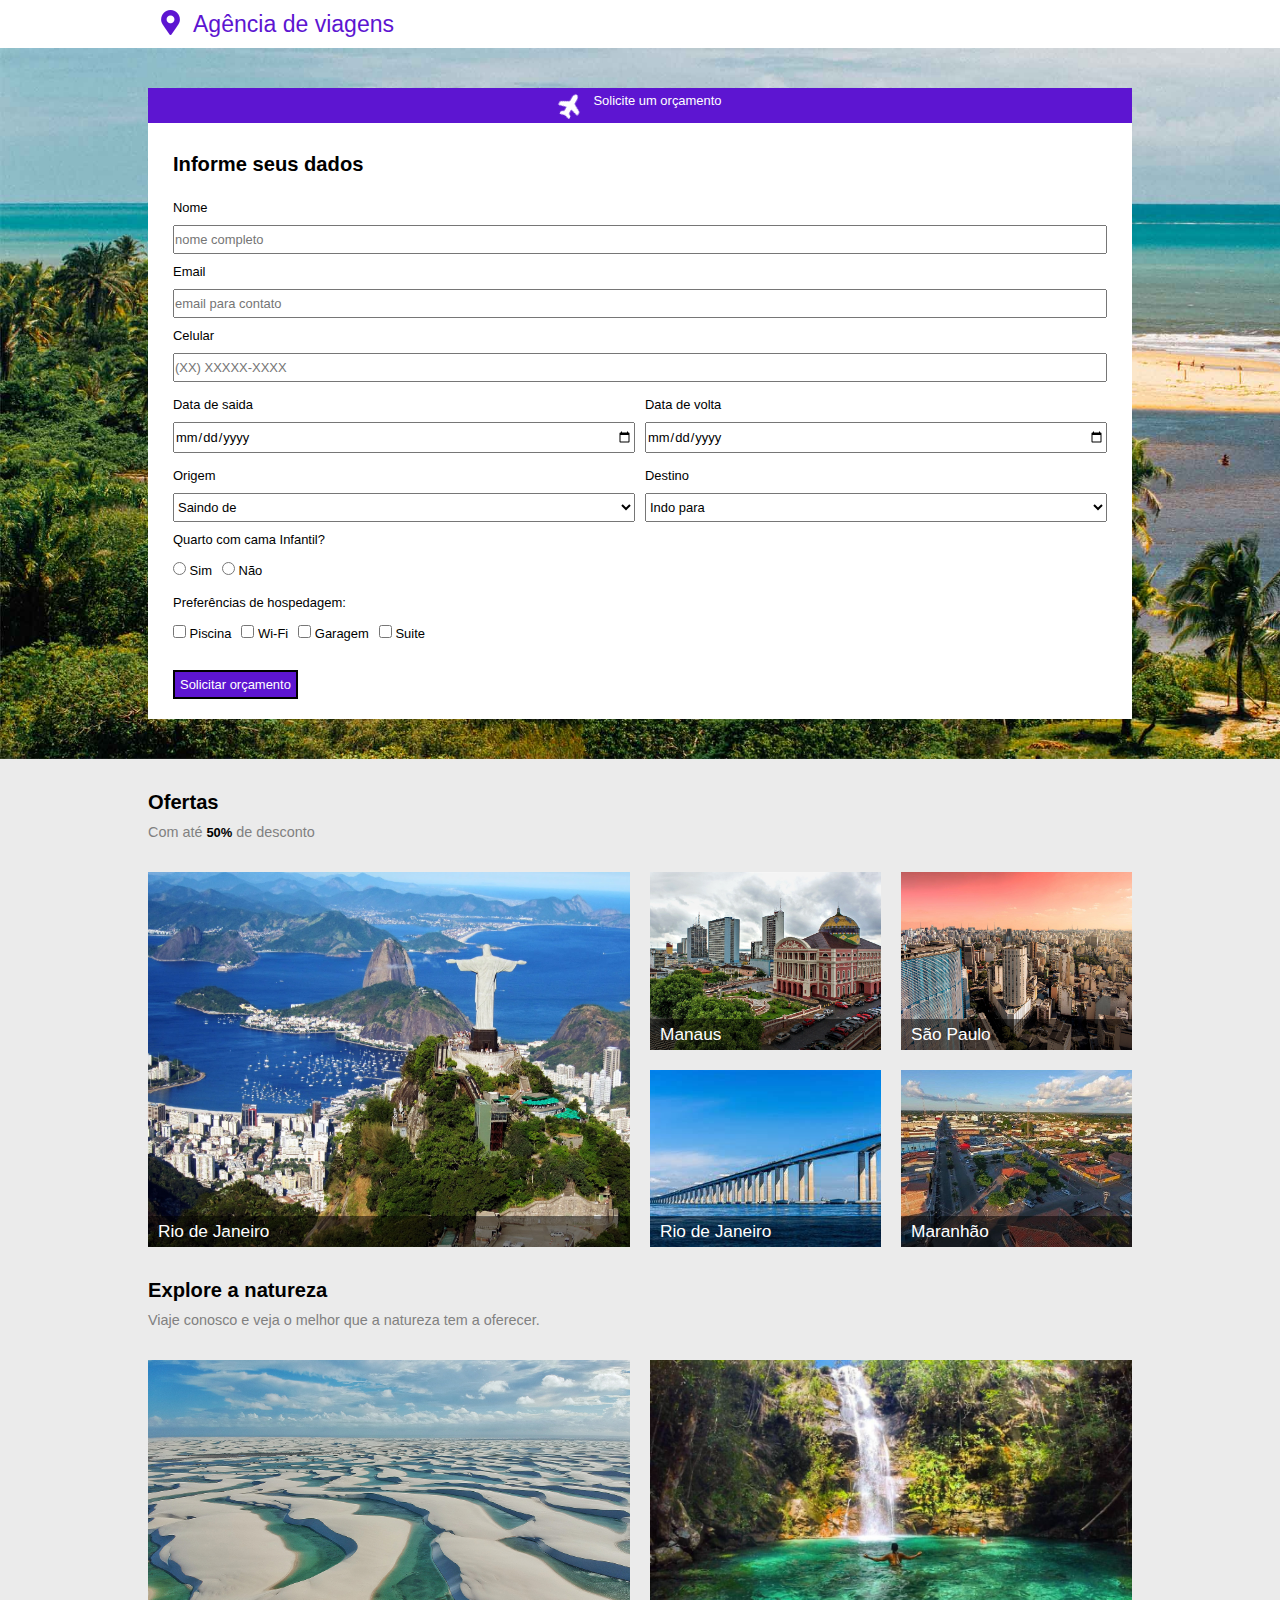
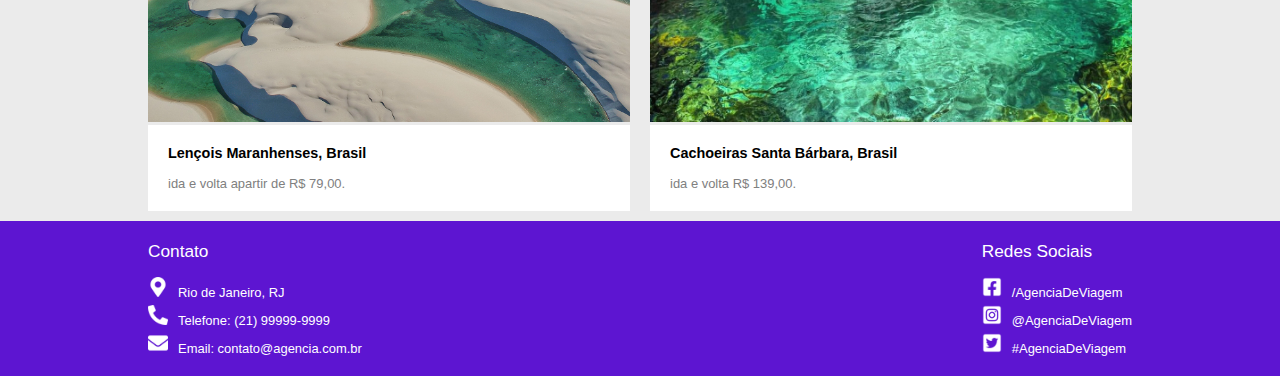
<file: AgenciaViagens/index.html>
<!DOCTYPE html>
<html lang="pt-br">
<head>
    <meta charset="UTF-8">
    <title>Agência de Viagens.</title>
    <meta name="author" content="Elivandro Silva"/>
    <meta http-equiv="X-UA-Compatible" content="IE=edge">
    <link href="./assets/css/estilo.css" rel="stylesheet"/>
    <meta name="viewport" content="width=device-width, initial-scale=1.0">
    <script src="./assets/jquery/jquery-3.2.1.min.js"></script>
    <script src="./assets/jquery/jquery.inputmask.bundle.js"></script>
    <meta name="description" content="A agência de viagens encontra o hotel certo para você!"/>
</head>
<body>
<header class="topo-site">
        <div class="tamanho-maximo-container">
            <div>
                <img src="./assets/images/icon/local-logo.png" class="logo-img"/>
            </div>
            <div>
                <h1>Agência de viagens</h1>
            </div>
        </div>
</header>
<main>
    <section class="section-form">
        <div class="tamanho-maximo-container">
            <div class="formulario-topo">
                <img src="./assets/images/icon/aviao.png" class="aviao-icon">
                <p>Solicite um orçamento</p>
            </div>
            <div class="formulario-container">
                <form method="post" action="https://www.devmedia.com.br/codigos/missao/front-end/agencia-de-viagens/">
                <div>
                    <h3>Informe seus dados</h3>
                </div>
                <div class="formulario-entrada">
                    <label for="nome">Nome</label>
                    <input type="text" id="nome" name="nome" placeholder="nome completo" required/>
                    <label for="email">Email</label>
                    <input type="email" id="email" name="email" placeholder="email para contato" required/>
                    <label for="celular">Celular</label>
                    <input type="tel" id="celular" name="celular" pattern="\([0-9]{2}\)[0-9]{5}-[0-9]{4}" placeholder="(XX) XXXXX-XXXX" required/>
                </div>
                <div class="formulario">
                    <div class="formulario-entrada">
                        <label for="ida">Data de saida</label>
                        <input type="date" id="ida" name="partida" required/>
                    </div>
                    <div class="formulario-entrada">
                        <label for="volta">Data de volta</label>
                        <input type="date" id="volta" name="chegada" required/>
                    </div>
                </div>
                <div class="formulario">
                    <div class="formulario-entrada">
                        <label>Origem</label>
                        <select name="origem" required>
                            <option value="" selected>Saindo de</option>
                            <option value="AM">Amazonas</option>
                            <option value="RJ">Rio de Janeiro</option>
                            <option value="SP">São Paulo</option>
                            <option value="GO">Goias</option>
                            <option value="MA">Maranhão</option>
                        </select>
                    </div>
                    <div class="formulario-entrada">
                        <label>Destino</label>
                        <select name="destino" required>
                            <option value="" selected>Indo para</option>
                            <option value="AM">Amazonas</option>
                            <option value="RJ">Rio de Janeiro</option>
                            <option value="SP">São Paulo</option>
                            <option value="GO">Goias</option>
                            <option value="MA">Maranhão</option>
                        </select>
                    </div>
                </div>
                    <div class="descricao-entrada-form">
                        <p>Quarto com cama Infantil?</lab>
                        <div class="formulario">
                            <div>
                                <input type="radio" name="infantil" value="s" id="infantil-sim" required/>
                                <label for="infantil-sim">Sim</label>
                            </div>
                            <div>
                                <input type="radio" name="infantil" value="n" id="infantil-nao"/>
                                <label for="infantil-nao">Não</label>
                            </div>
                        </div>
                    </div>
                    <div class="descricao-entrada-form">
                        <p>Preferências de hospedagem:</p>
                        <div class="formulario">
                            <div>
                                <input type="checkbox" name="preferencias[]" value="piscina" id="piscina"/>
                                <label for="piscina">Piscina</label>
                            </div>
                            <div>
                                <input type="checkbox" name="preferencias[]" value="Wi-Fi" id="wifi"/>
                                <label for="wifi">Wi-Fi</label>
                            </div>
                            <div>
                                <input type="checkbox" name="preferencias[]" value="garagem" id="garagem"/>
                                <label for="garagem">Garagem</label>
                            </div>
                            <div>
                                <input type="checkbox" name="preferencias[]" value="suite" id="suite"/>
                                <label for="suite">Suite</label>
                            </div>
                        </div>
                    </div>
                    <button type="submit" id="enviar">Solicitar orçamento</button>
                </div>
                </form>
            </div>
        </div>
    </section>
    <section class="ofertas-container tamanho-maximo-container">
        <h3>Ofertas</h3>
        <h4>Com até <span>50%</span> de desconto</h4>
        <div class="ofertas-site-container">
            <figure class="ofertas-site-destaque">
                <img src="./assets/images/rio.jpg"/>
                <figcaption>Rio de Janeiro</figcaption>
            </figure>
            <div class="ofertas-site-images">
                <figure>
                    <img src="./assets/images/manaus.jpg"/>
                    <figcaption>Manaus</figcaption>
                </figure>
                <figure>
                    <img src="./assets/images/niteroi.jpg"/>
                    <figcaption>Rio de Janeiro</figcaption>
                </figure>
                <figure>
                    <img src="./assets/images/saopaulo.jpg"/>
                    <figcaption>São Paulo</figcaption>
                </figure>
                <figure>
                    <img src="./assets/images/maranhao.jpg"/>
                    <figcaption>Maranhão</figcaption>
                </figure>
            </div>
        </div>
    </section>
    <section class="destaque-natureza-container tamanho-maximo-container">
        <h3>Explore a natureza</h3>
        <h4>Viaje conosco e veja o melhor que a natureza tem a oferecer.</h4>
        <div class="natureza-imagens">
            <figure class="natureza-imagem">
                <img src="./assets/images/lencol.jpg"/>
                <div class="ofertas-anuncio-descricao">
                    <h3>Lençois Maranhenses, Brasil</h3>
                    <p>ida e volta apartir de R$ 79,00.</p>
                </div>
            </figure>
            <figure class="natureza-imagem">
                <img src="./assets/images/goias.jpg"/>
                <div class="ofertas-anuncio-descricao">
                    <h3>Cachoeiras Santa Bárbara, Brasil</h3>
                    <p>ida e volta R$ 139,00.</p>
                </div>
            </figure>
        </div>
    </section>
</main>
<footer class="rodape-site">
    <div class="rodape-site-contato tamanho-maximo-container">
        <div>
            <h3>Contato</h3>
            <div class="rodape-site">
                <p><img src="./assets/images/icon/local.png" class="icon"/>Rio de Janeiro, RJ</p>
                <p><img src="./assets/images/icon/telefone.png" class="icon"/>Telefone: (21) 99999-9999</p>
                <p><img src="./assets/images/icon/email.png" class="icon"/>Email: contato@agencia.com.br</p>
            </div>
        </div>
        <div>
            <h3>Redes Sociais</h3>
            <div class="rodape-site">
                <p><img src="./assets/images/icon/fb.png" class="icon"/>/AgenciaDeViagem</p>
                <p><img src="./assets/images/icon/ig.png" class="icon"/>@AgenciaDeViagem</p>
                <p><img src="./assets/images/icon/tt.png" class="icon"/>#AgenciaDeViagem</p>
            </div>
        </div>
    </div>
</footer>
</body>
<script>
    $("input[id*='celular']").inputmask({
    mask: ['(99)99999-9999'],
    keepStatic: true}
    );

    $(document).ready(function () {
        $('#enviar').click(function() {
        checked = $("input[type=checkbox]:checked").length;

            if(!checked) {
                alert("Você deve ter pelo menos uma preferência.");
                return false;
            }
        });
    });
</script>
</html>
</file>
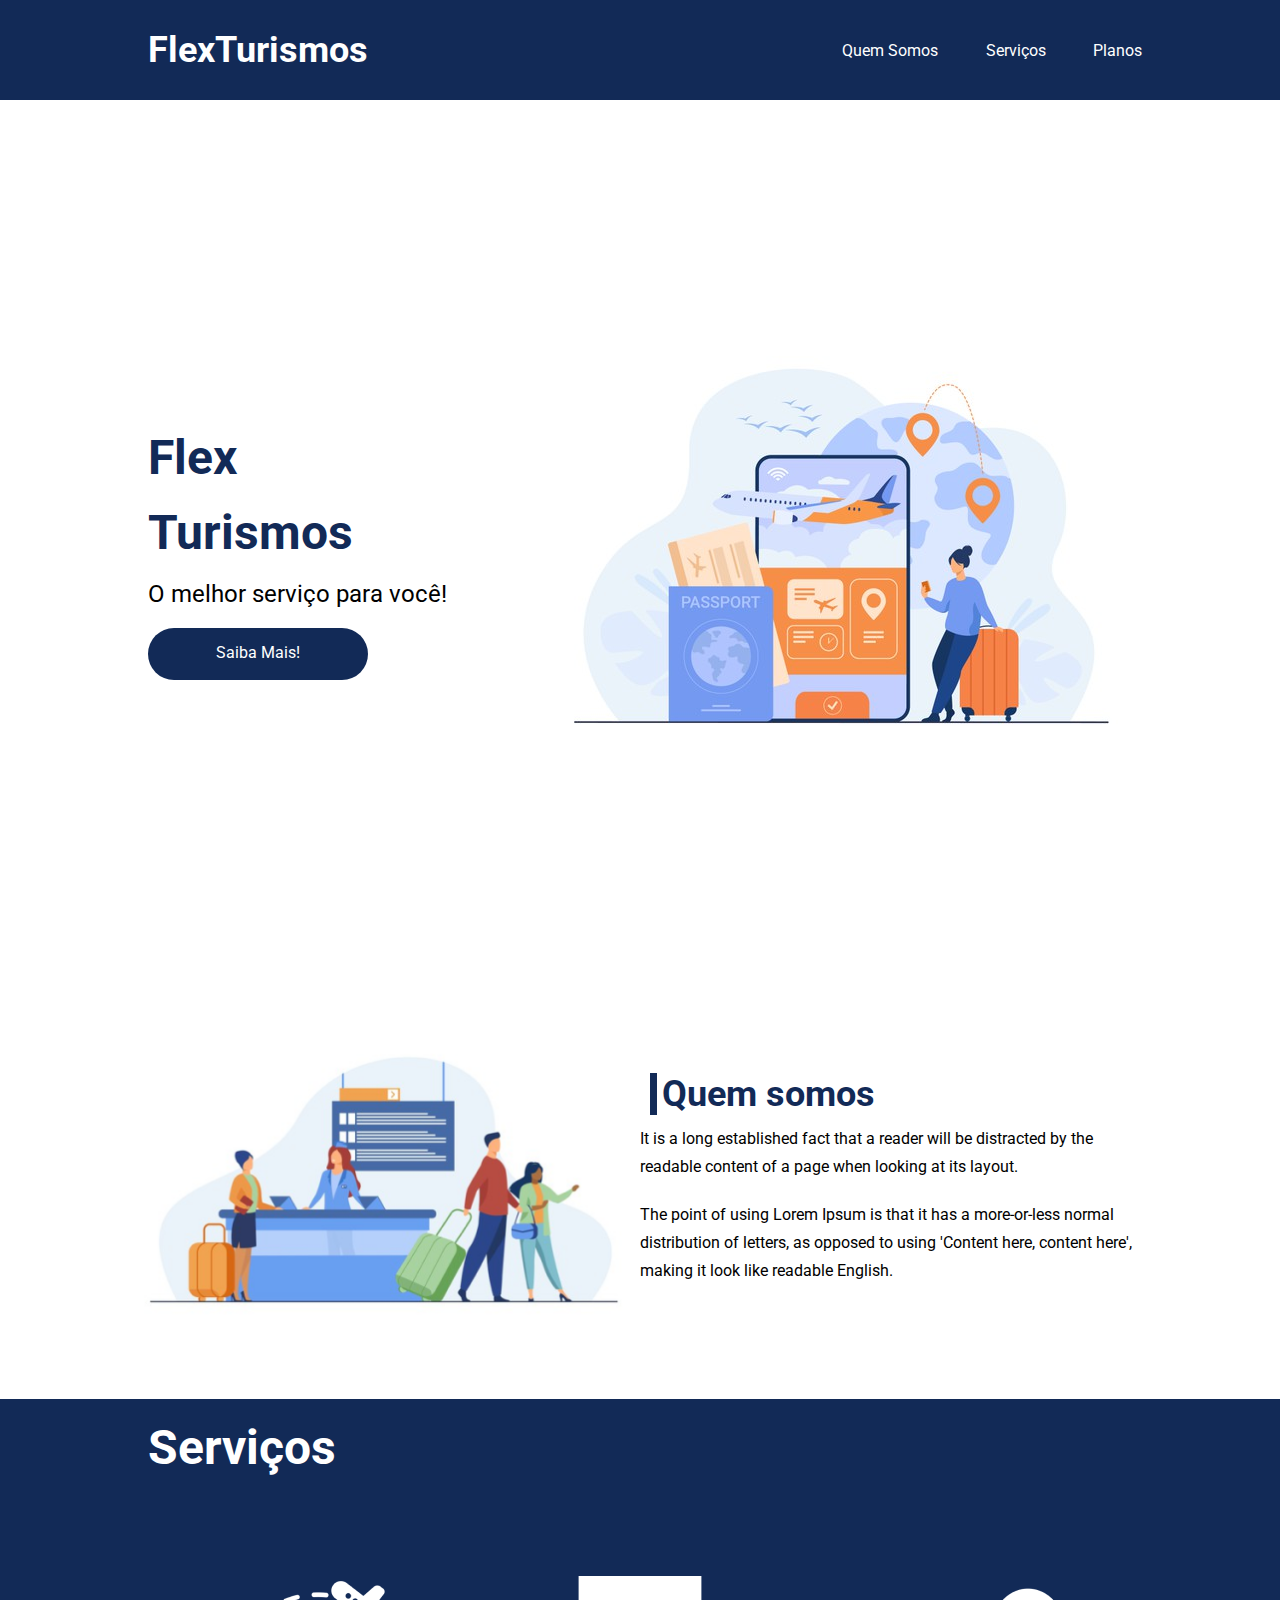
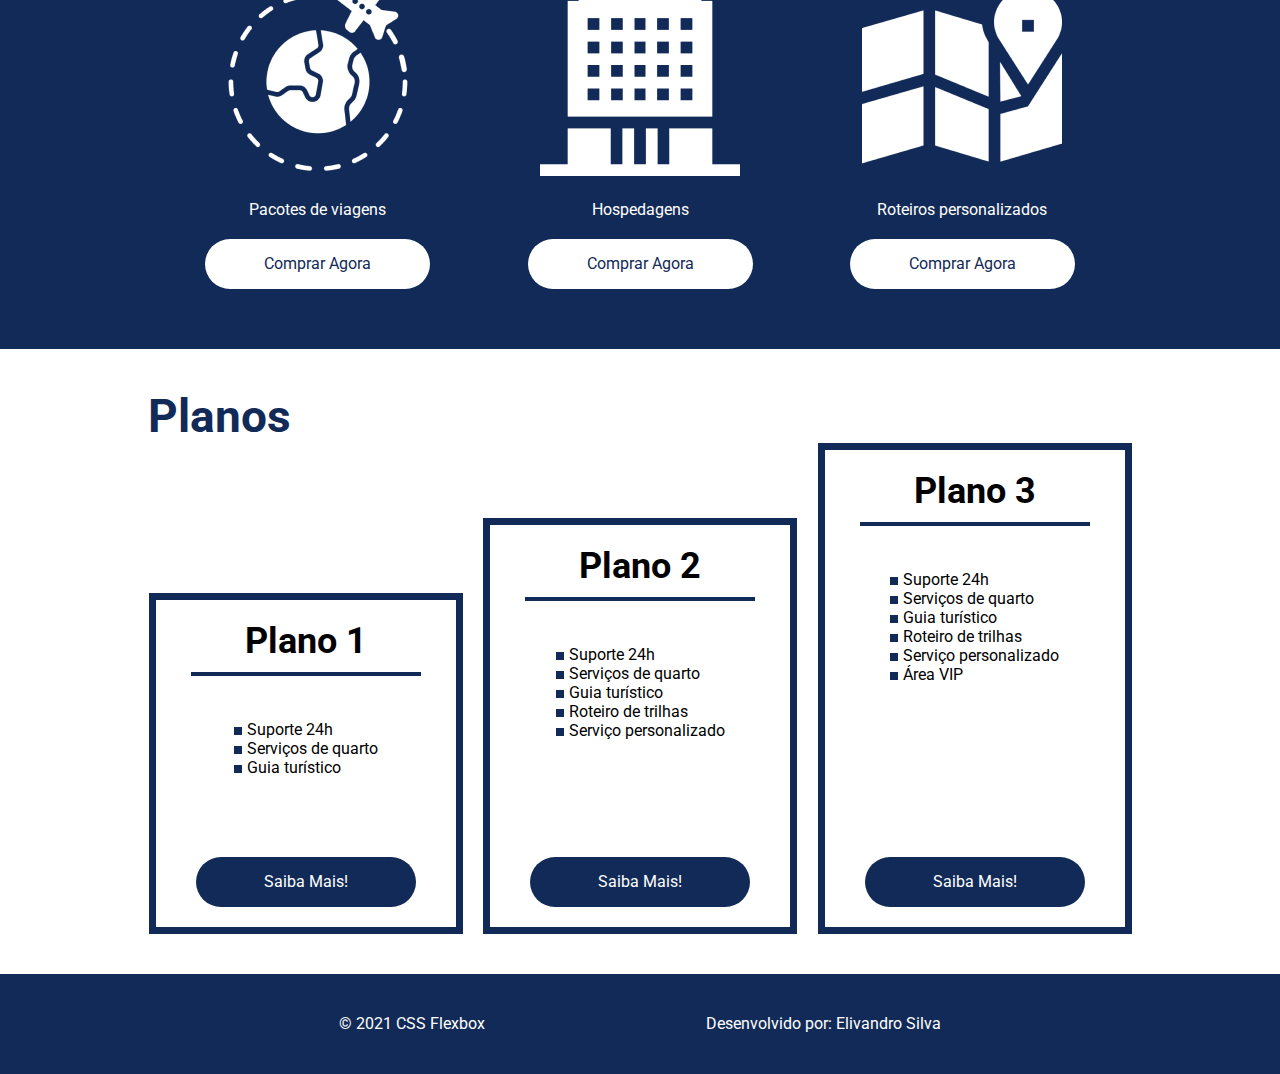
<file: FlexProjeto/index.html>
<!DOCTYPE html>
<html lang="pt-br">
<head>
    <meta charset="UTF-8">
    <meta name="viewport" content="width=device-width, initial-scale=1.0">
    <title>Flex Turismos</title>
    <link rel="stylesheet" href="./assets/css/style.css">
    <link rel="preconnect" href="https://fonts.googleapis.com">
    <link rel="preconnect" href="https://fonts.gstatic.com" crossorigin>
    <link href="https://fonts.googleapis.com/css2?family=Roboto:ital,wght@0,700;0,900;1,100;1,900&display=swap" rel="stylesheet">
</head>
<body>
<header class="header">
    <div class="header tamanho-maximo-container">
        <div>
            <h1><a href="#">FlexTurismos</a></h1>
        </div>
        <nav class="menu">
            <ul>
                <li><a href="#quem-somos">Quem Somos</a></li>
                <li><a href="#servicos">Serviços</a></li>
                <li><a href="#planos">Planos</a></li>
            </ul>
        </nav>
    </div>
</header>
<main>
    <section class="main tamanho-maximo-container">
        <div class="main-texto">
            <h1>Flex <br>Turismos</h1>
            <p>O melhor serviço para você!</p>
            <a href="#">Saiba Mais!</a>
        </div>
            <figure>
                <img src="./assets/images/0-main.png" alt="banner de apresentação">
            </figure>
    </section>
    <section id="quem-somos">
        <div class="quem-somos tamanho-maximo-container">
                    <div>
                        <h2>Quem somos</h2>
                        <div>
                            <p>It is a long established fact that a reader will be distracted by the readable content of a page when looking at its layout. </p>
                            <p>The point of using Lorem Ipsum is that it has a more-or-less normal distribution of letters, as opposed to using 'Content here, content here', making it look like readable English.</p>
                        </div>
                    </div>
                <figure>
                    <img src="./assets/images/1-quem-somos.png" alt="balcão de atendimento">
                </figure>
    </section>
    <section id="servicos">
        <div class="servicos">
            <div class="tamanho-maximo-container">
                <div>
                    <h2>Serviços</h2>
                </div>
                <div class="servicos-flex">
                    <div>
                        <figure>
                            <img src="./assets/images/icon-2.png" alt="hospedagens">
                        </figure>
                        <p>Hospedagens</p>
                        <a href="#">Comprar Agora</a>
                    </div>
                    <div>
                    <figure>
                        <img src="./assets/images/icon-1.png" alt="pacote de viagens">
                        </figure>
                    <p>Pacotes de viagens</p>
                    <a href="#">Comprar Agora</a>
                    </div>
                    <div>
                        <figure>
                            <img src="./assets/images/icon-3.png" alt="roteiros personalizados">
                        </figure>
                        <p>Roteiros personalizados</p>
                        <a href="#">Comprar Agora</a>
                    </div>
                </div>
            </div>
        </div>
    </section>
    <section id="planos" class="tamanho-maximo-container">
        <div>
            <h2>Planos</h2>
        </div>
        <div class="planos-flex">
            <div>
                <h3>Plano 1</h3>
                <ul>
                    <li>Suporte 24h</li>
                    <li>Serviços de quarto</li>
                    <li>Guia turístico</li>
                </ul>
                <a href="#">Saiba Mais!</a>
            </div>
            <div>
                <h3>Plano 2</h3>
                <ul>
                    <li>Suporte 24h</li>
                    <li>Serviços de quarto</li>
                    <li>Guia turístico</li>
                    <li>Roteiro de trilhas</li>
                    <li>Serviço personalizado</li>
                </ul>
                <a href="#">Saiba Mais!</a>
            </div>
            <div>
                <h3>Plano 3</h3>
                <ul>
                    <li>Suporte 24h</li>
                    <li>Serviços de quarto</li>
                    <li>Guia turístico</li>
                    <li>Roteiro de trilhas</li>
                    <li>Serviço personalizado</li>
                    <li>Área VIP</li>
                </ul>
                <a href="#">Saiba Mais!</a>
            </div>
        </div>
    </section>
</main>
<footer class="footer">
    <div class="footer tamanho-maximo-container">
        <div>
            <p>&copy; 2021 CSS Flexbox</p>
        </div>
        <div>
            <p>Desenvolvido por: <a href="https://www.linkedin.com/in/elivandro-silva-55b057227/" target="_blank">Elivandro Silva</a></p>
        </div>
    </div>
</footer>
</body>
</html>
</file>
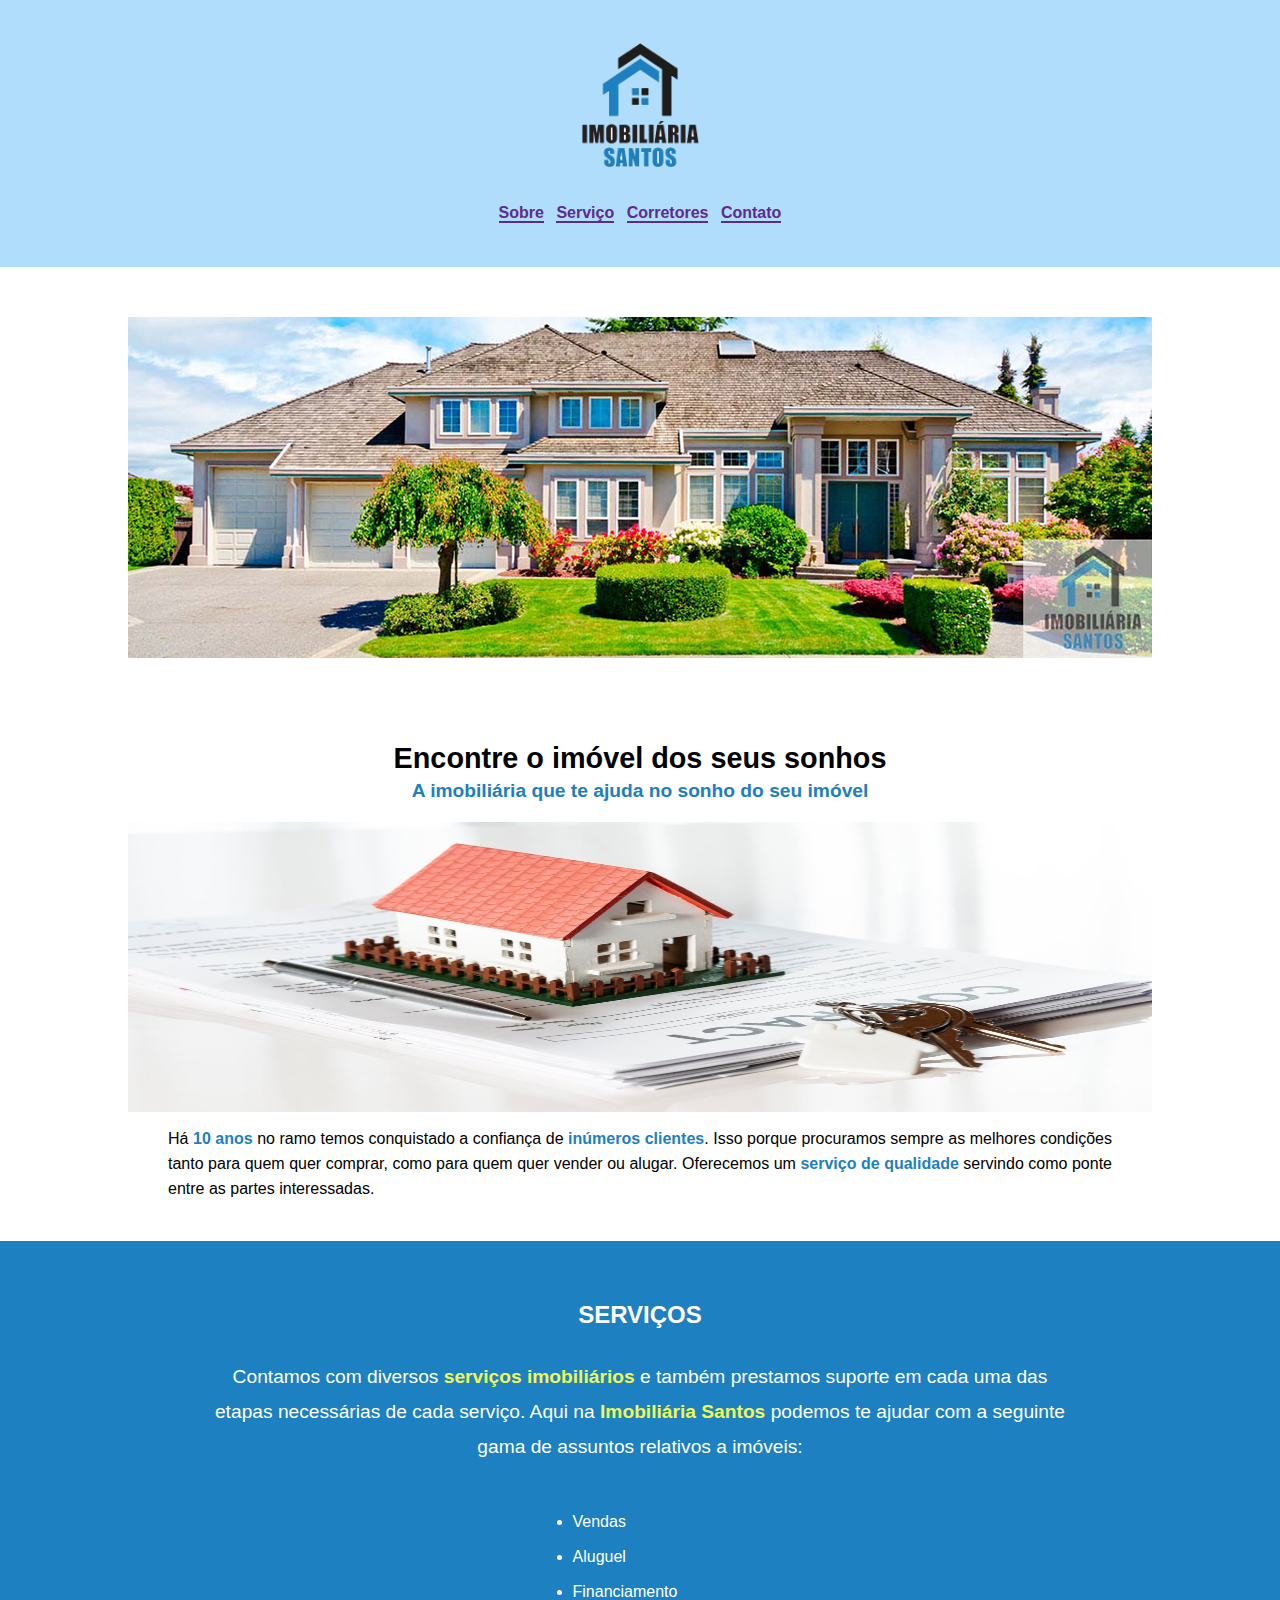
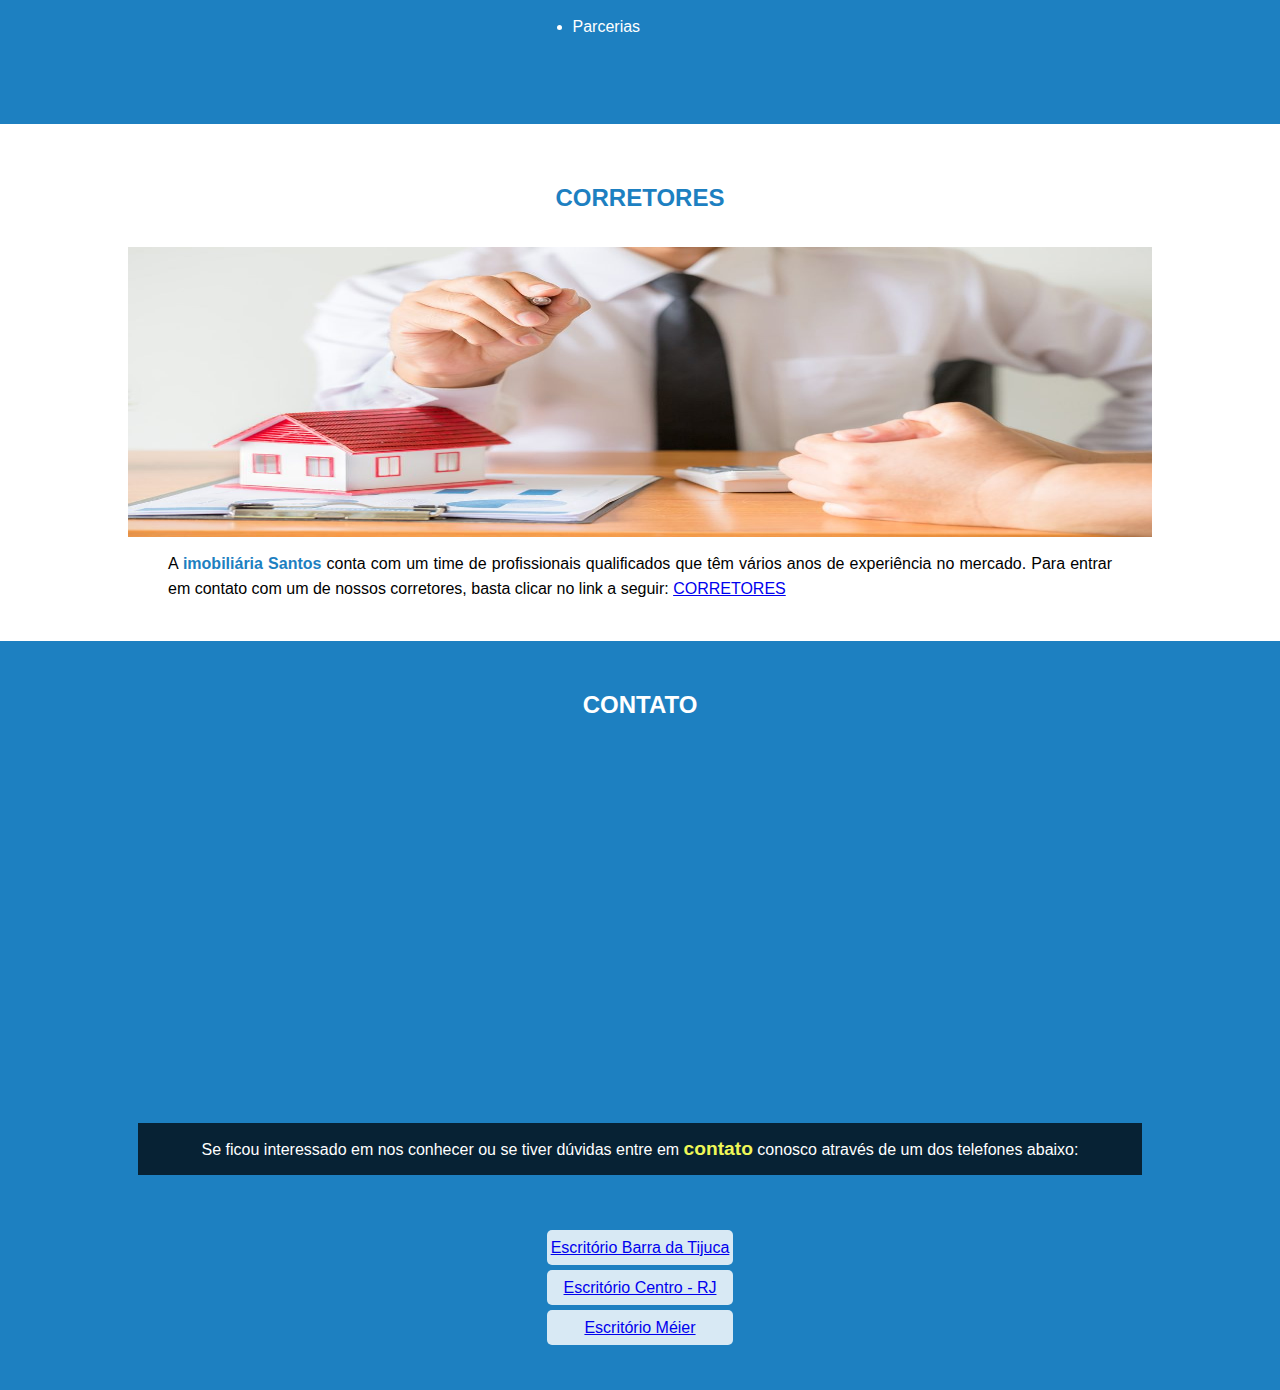
<file: imobiliariaSantos/index.html>
<!DOCTYPE HTML>
<html lang="pt-br">
    <head>
        <meta charset="utf-8"/>
        <title>Imobiliária Santos</title>
        <link href="./assets/css/style.css" rel="StyleSheet" type="text/css"/>
        <meta name="viewport" content="width=device-width, initial-scale=1.0"/>
        <meta name="description" content="A imobiliária que te ajuda a conquistar seu sonho da casa nova."/>
    </head>
<body>
<header class="header">
    <div class="tamanho-maximo-container">
        <div>
            <img src="./assets/images/logo.png" alt="Imobiliária Santos logo" title="Imobiliária Santos" class="logo-img"/>
        </div>
        <div>
            <nav class="nav-links">
                <a href="#sobre">Sobre</a>
                <a href="#servico">Serviço</a>
                <a href="#corretor">Corretores</a>
                <a href="#contato">Contato</a>
            </nav>
        </div>
    </div>
</header>
<main>
    <section class="container tamanho-maximo-container">
        <div class="banner">
            <img src="./assets/images/banner.jpg" class="banner-img"/>
        </div>
    </section>
    <section class="container" id="sobre">
        <div class="tamanho-maximo-container">
            <div>
                <h1 class="titulo-site">Encontre o imóvel dos seus sonhos</h1>
                <h2 class="subtitulo-site-azul">A imobiliária que te ajuda no sonho do seu imóvel</h2>
            </div>
            <div>
                <img src="./assets/images/imovel-assinatura.jpg" class="content-img"/>
                <p class="paragrafo-conteudo">
                    Há <span class="span-conteudo">10 anos</span> no ramo temos conquistado a confiança de <span class="span-conteudo">inúmeros clientes</span>. Isso porque procuramos sempre as melhores condições tanto para quem quer comprar, como para quem quer vender ou alugar. Oferecemos um <span class="span-conteudo">serviço de qualidade</span> servindo como ponte entre as partes interessadas.
                </p>
            </div>
        </div>
    </section>
    <section class="servicos" id="servico">
        <div class="tamanho-maximo-container">
            <h3 class="servicos-title">SERVIÇOS</h3>
            <div class="conteudo-servicos">
                <div>
                    <p class="paragrafo-servicos">
                        Contamos com diversos <span class="span-servicos">serviços imobiliários</span> e também prestamos suporte em cada uma das etapas necessárias de cada serviço. Aqui na <span class="span-servicos">Imobiliária Santos</span> podemos te ajudar com a seguinte gama de assuntos relativos a imóveis:
                    </p>
                </div>
                <div>
                    <ul class="servicos-lista">
                        <li>Vendas</li>
                        <li>Aluguel</li>
                        <li>Financiamento</li>
                        <li>Parcerias</li>
                    </ul>
                </div>
            </div>
        </div>
    </section>
    <section id="corretor" class="corretor">
            <div class="tamanho-maximo-container">
                <h3 class="corretores-title">CORRETORES</h3>
                <div>
                    <img src="./assets/images/corretores.jpg" class="content-img"/>
                    <p class="paragrafo-conteudo">
                        A <span class="span-conteudo">imobiliária Santos</span> conta com um time de profissionais qualificados que têm vários anos de experiência no mercado. Para entrar em contato com um de nossos corretores, basta clicar no link a seguir:
                        <a href="mailto:corretores@email.com">CORRETORES</a>
                    </p>
                </div>
            </div>
    </section>
    <section id="contato" class="contato">
        <div class="tamanho-maximo-container">
            <h3 class="contato-titulo">CONTATO</h3>
            <div class="contato-local">
                <iframe src="https://www.google.com/maps/embed?pb=!1m18!1m12!1m3!1d7346.254844548052!2d-43.364712467659004!3d-22.98234139602229!2m3!1f0!2f0!3f0!3m2!1i1024!2i768!4f13.1!3m3!1m2!1s0x9bda2ed54ec2e1%3A0x4431d262cad1d163!2sAv.%20Ayrton%20Senna%2C%203000%20-%20Barra%20da%20Tijuca%2C%20Rio%20de%20Janeiro%20-%20RJ%2C%2022775-904!5e0!3m2!1spt-BR!2sbr!4v1642532754862!5m2!1spt-BR!2sbr" width="720px" height="350px"></iframe>
                <p class="paragrafo-contato">Se ficou interessado em nos conhecer ou se tiver dúvidas entre em <span class="span-contato">contato</span> conosco através de um dos telefones abaixo:</p>
            </div>
            <div>
                <ul class="contato-lista">
                    <li class="lista"><a href="#">Escritório Barra da Tijuca</a></li>
                    <li class="lista"><a href="#">Escritório Centro - RJ</a></li>
                    <li class="lista"><a href="#">Escritório Méier</a></li>
                </ul>
            </div>
        </div>
    </section>
</main>
</body>
</html>
</file>
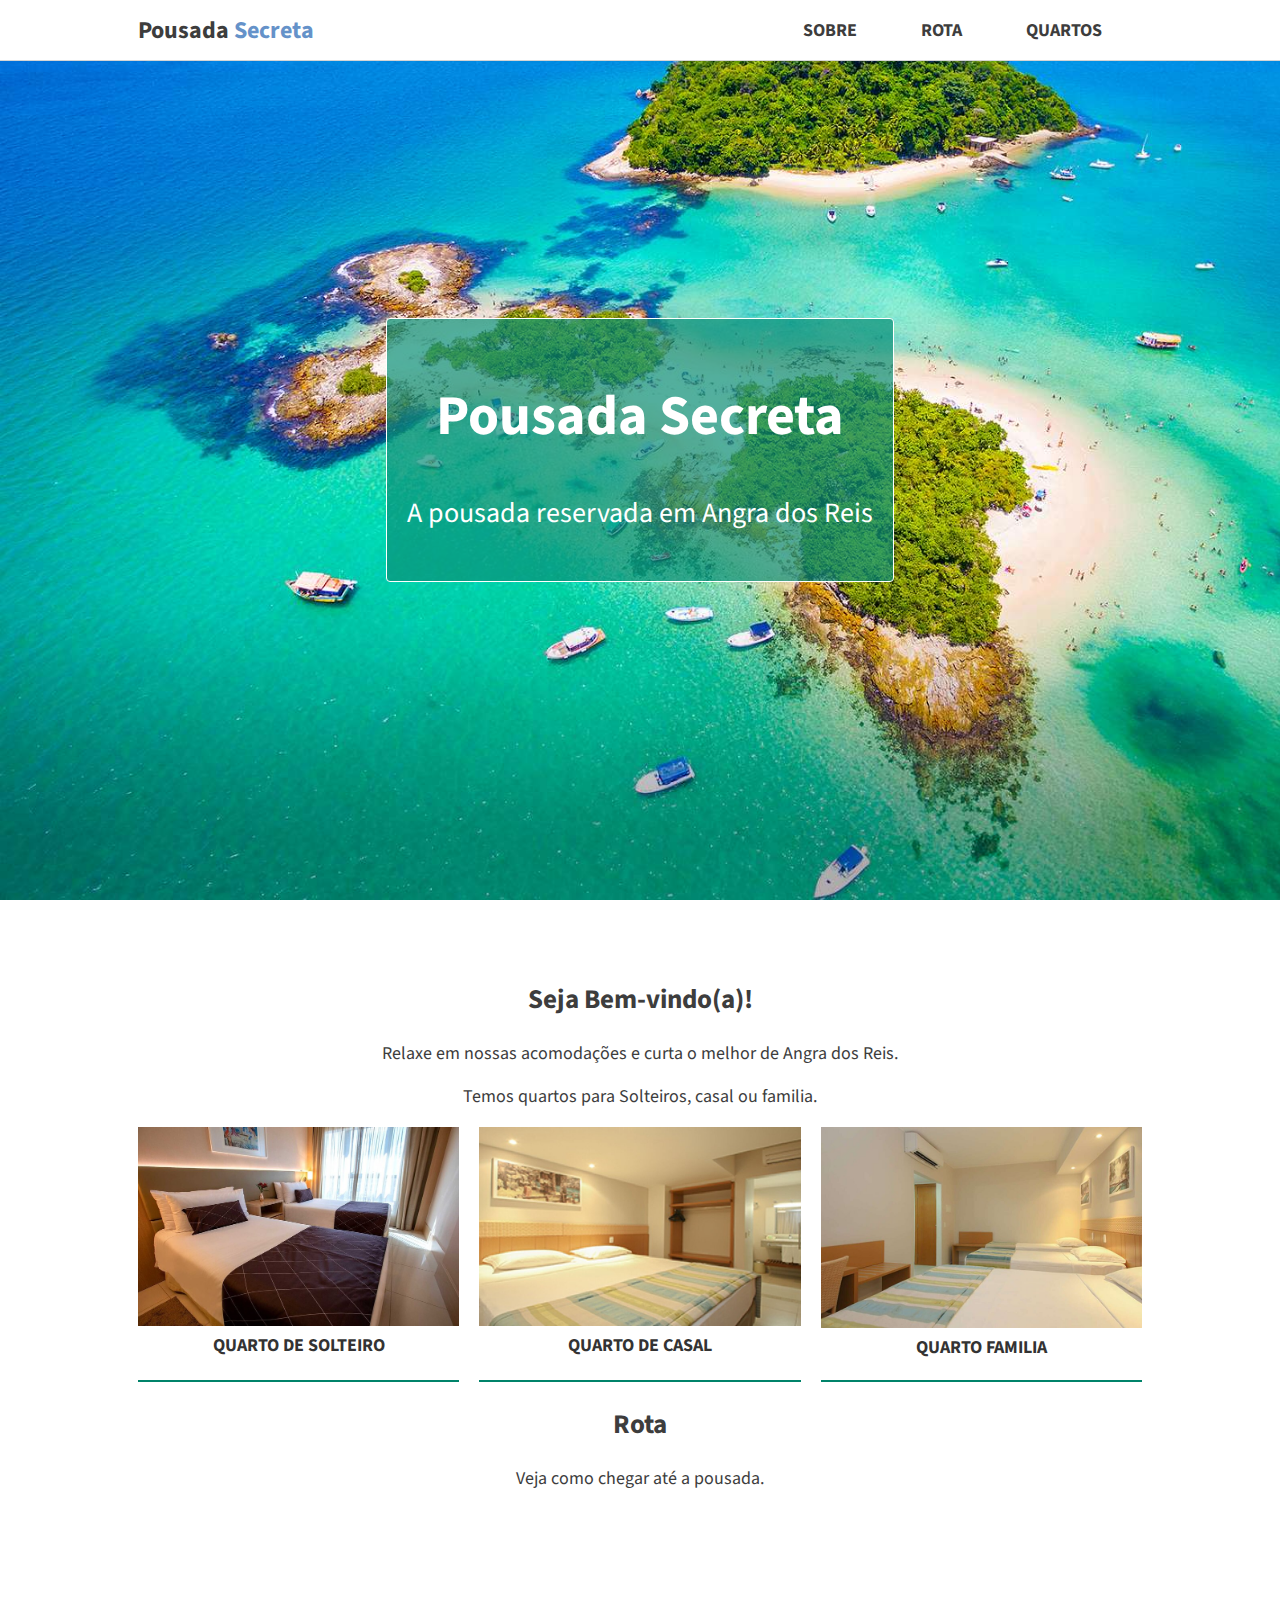
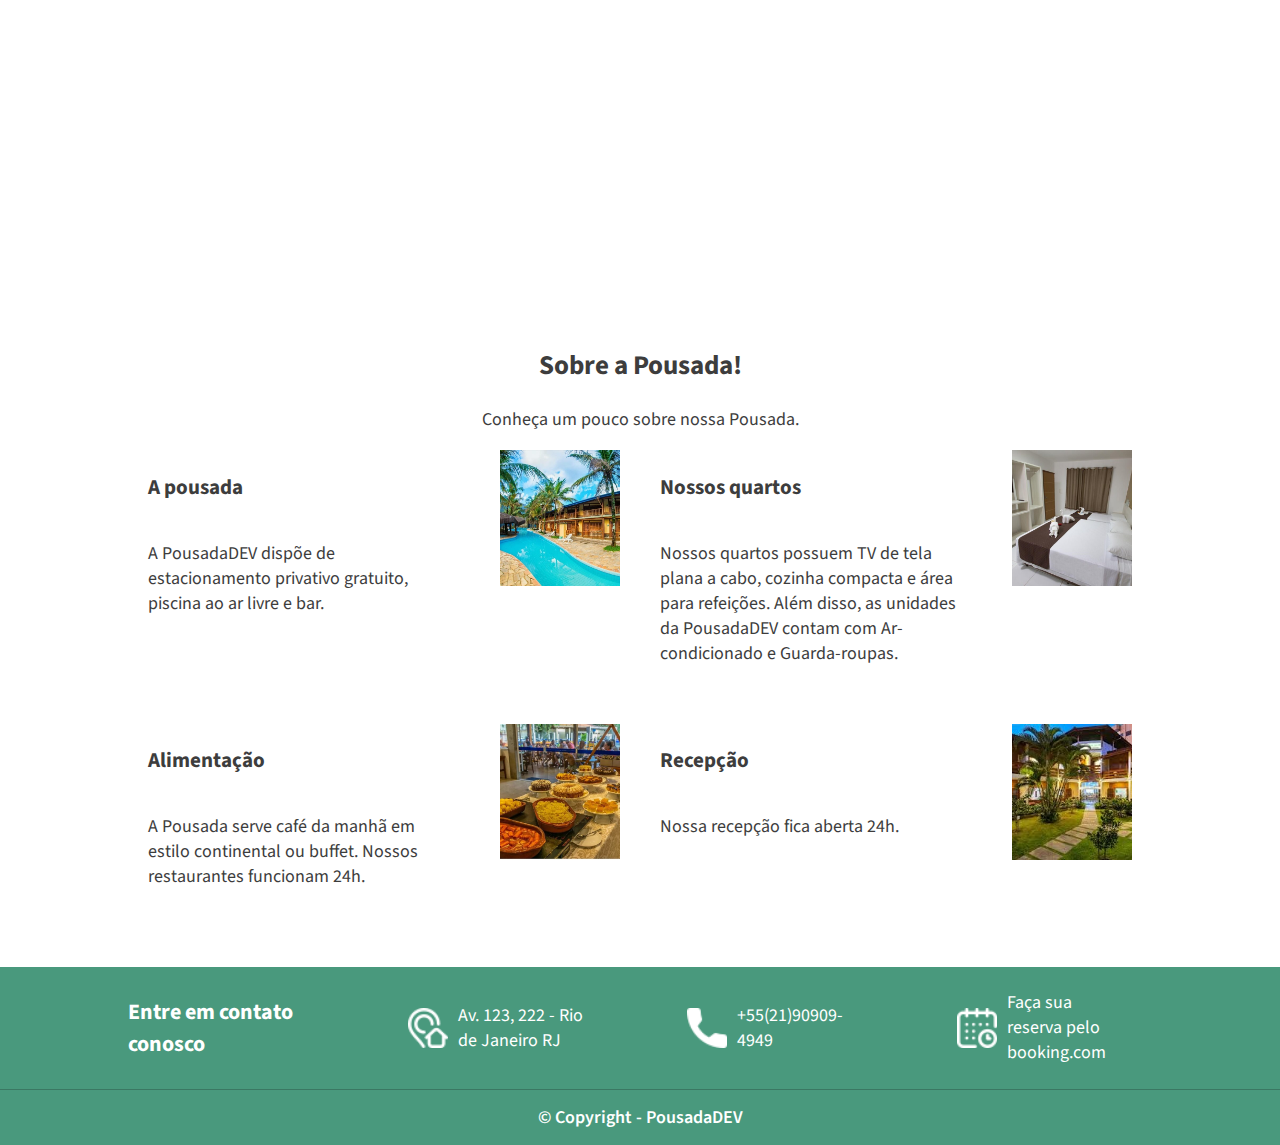
<file: PousadaSecreta/index.html>
<!DOCTYPE html>
<html lang="pt-br">
    <head>
        <meta charset="utf-8"/>
        <title>Início - Pousada Secreta</title>
        <link rel="stylesheet" href="./assets/css/style.css" type="text/css"/>
        <meta name="viewport" content="width=device-width, initial-scale=1.0"/>
        <link rel="stylesheet" href="https://fonts.googleapis.com/css2?family=Source+Sans+Pro:ital,wght@0,200;0,300;0,400;0,600;0,700;0,900;1,200;1,300;1,400;1,600;1,700;1,900&display=swap
        "/>
    </head>
<body>
<header class="topo">
    <div class="tamanho-maximo-container container">
        <a href="index.html" class="link-logotipo">Pousada <span>Secreta</span></a>
        <div>
            <nav class="link-topo">
                <a href="#Sobre">Sobre</a>
                <a href="#Rota">Rota</a>
                <a href="quartos.html">Quartos</a>
            </nav>
        </div>
    </div>
</header>
<main class="principal">
    <section class="titulo-site">
        <div class="tamanho-maximo-container titulo-site-descricao">
            <h1>Pousada Secreta</h1>
            <p>A pousada reservada em Angra dos Reis</p>
        </div>
    </section>
    <section class="tamanho-maximo-container container secao-container">
        <h2>Seja Bem-vindo(a)!</h2>
        <p>Relaxe em nossas acomodações e curta o melhor de Angra dos Reis.</p>
        <p>Temos quartos para Solteiros, casal ou familia.</p>
    </section>
    <section class="tamanho-maximo-container">
        <div class="quartos">
            <div class="quarto">
                <img src="./assets/images/quarto-solteiro1.jpg" alt="quarto de solteiro" title="quarto de solteiro"/>
                <p><a href="quartos.html#solteiro">Quarto de Solteiro</a></p>
            </div>
            <div class="quarto">
                <img src="./assets/images/quarto-casal1.jpg"/>
                <p><a href="quartos.html#casal">Quarto de Casal</a></p>
            </div>
            <div class="quarto">
                <img src="./assets/images/quarto-familia1.jpg"/>
                <p><a href="quartos.html#familia">Quarto Familia</a></p>
            </div>
        </div>
    </section>
    <section id="Rota">
        <div class="tamanho-maximo-container secao-container">
            <h2>Rota</h2>
            <p>Veja como chegar até a pousada.</p>
        </div>
        <div class="container-rota container">
            <iframe src="https://www.google.com/maps/embed?pb=!1m14!1m8!1m3!1d14692.471710812997!2d-43.3641911!3d-22.9826906!3m2!1i1024!2i768!4f13.1!3m3!1m2!1s0x0%3A0x539cb07246f0e38d!2sVia%20Parque%20Shopping!5e0!3m2!1spt-BR!2sbr!4v1612707978931!5m2!1spt-BR!2sbr" width="100%" height="350" frameborder="0" style="border:0" allowfullscreen></iframe>
        </div>
    </section>
    <section class="tamanho-maximo-container container-descricao" id="Sobre">
        <div class="secao-container">
            <h2>Sobre a Pousada!</h2>
            <p>Conheça um pouco sobre nossa Pousada.</p>
        </div>
        <div class="tamanho-maximo-container descricoes">
            <div class="descricoes descricao">
                <div>
                    <div class="descricoes descricao-conteudo">
                        <h3>A pousada</h3>
                        <p>A PousadaDEV dispõe de estacionamento privativo gratuito, piscina ao ar livre e bar.</p>
                    </div>
                </div>
                <div>
                    <img src="./assets/images/img1.jpg" class="descricao-img"/>
                </div>
            </div>
            <div class="descricoes descricao">
                <div>
                    <div class="descricoes descricao-conteudo">
                        <h3>Nossos quartos</h3>
                        <p>Nossos quartos possuem TV de tela plana a cabo, cozinha compacta e área para refeições. Além disso, as unidades da PousadaDEV contam com Ar-condicionado e Guarda-roupas.</p>
                    </div>
                </div>
                <div>
                    <img src="./assets/images/img2.jpg" class="descricao-img"/>
                </div>
            </div>
        </div>
        <div class="tamanho-maximo-container descricoes">
            <div class="descricoes descricao">
                <div>
                    <div class="descricoes descricao-conteudo">
                        <h3>Alimentação</h3>
                        <p>A Pousada serve café da manhã em estilo continental ou buffet. Nossos restaurantes funcionam 24h.</p>
                    </div>
                </div>
                <div>
                    <img src="./assets/images/img3.jpg" class="descricao-img"/>
                </div>
            </div>
            <div class="descricoes descricao">
                <div class="descricao-conteudo">
                    <div class="descricoes descricao-conteudo">
                        <h3>Recepção</h3>
                        <p>Nossa recepção fica aberta 24h.</p>
                    </div>
                </div>
                <div>
                    <img src="./assets/images/img5.jpg" class="descricao-img"/>
                </div>
            </div>
        </div>
    </section>
</main>
<footer class="rodape">
    <div class="tamanho-maximo-container rodape-container">
        <div class="rodape-info">
            <h4>Entre em contato conosco</h4>
        </div>
            <a href="https://goo.gl/maps/wPAS58QxiTopxK6w7" class="rodape-info rodape-link" target="_blank">
            <img src="./assets/images/icones/endereco.png" class="rodape-icone"/><p>Av. 123, 222 - Rio de Janeiro RJ</p></a>
        <div class="rodape-info">
            <a href="TEL:55(21)0000-0000" class="rodape-info rodape-link" target="_blank">
            <img src="./assets/images/icones/telefone.png" class="rodape-icone"/><p>+55(21)90909-4949</p></a>
        </div>
        <div class="rodape-info">
            <a href="booking.com" class="rodape-info rodape-link" target="_blank">
            <img src="./assets/images/icones/calendario.png" class="rodape-icone"/><p>Faça sua reserva pelo booking.com</p></a>
        </div>
    </div>
    <div class="rodape-copyright">
        <span>© Copyright - PousadaDEV</span>
    </div>
</footer>
</body>
</html>
</file>
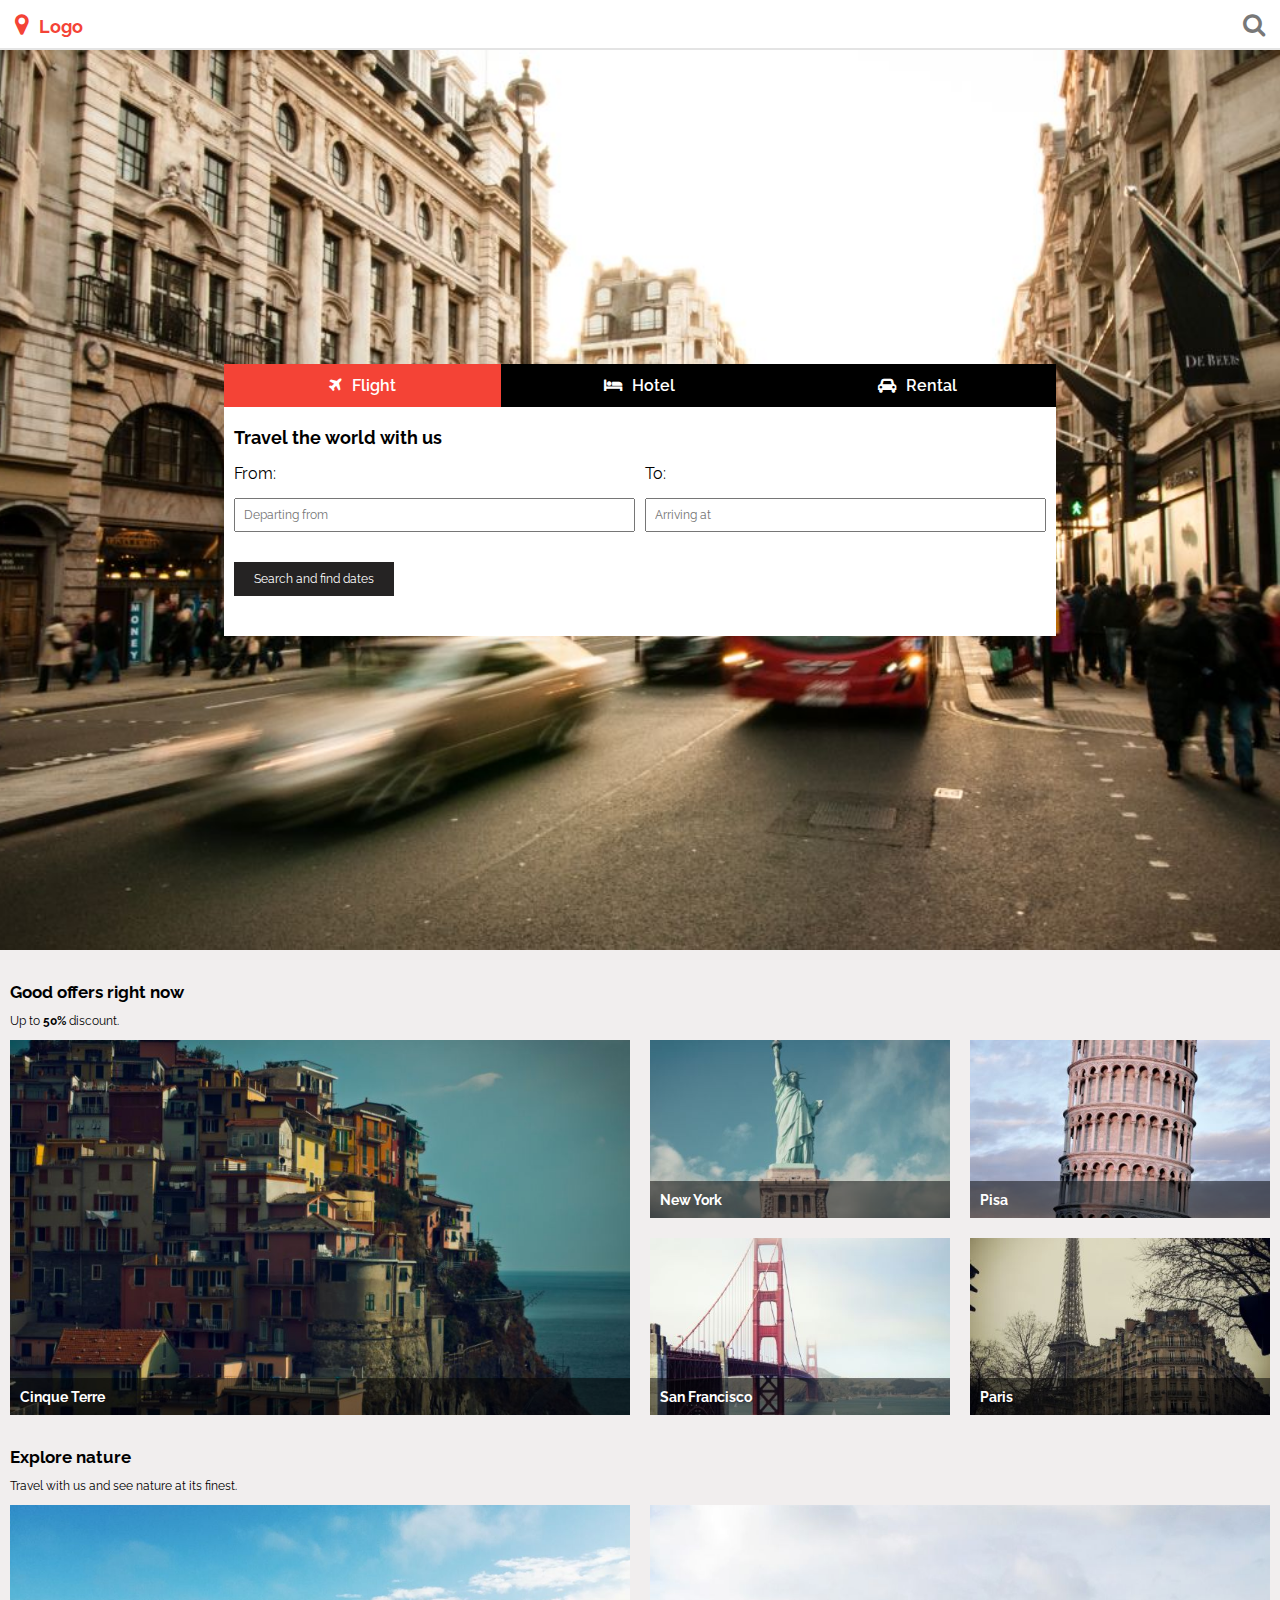
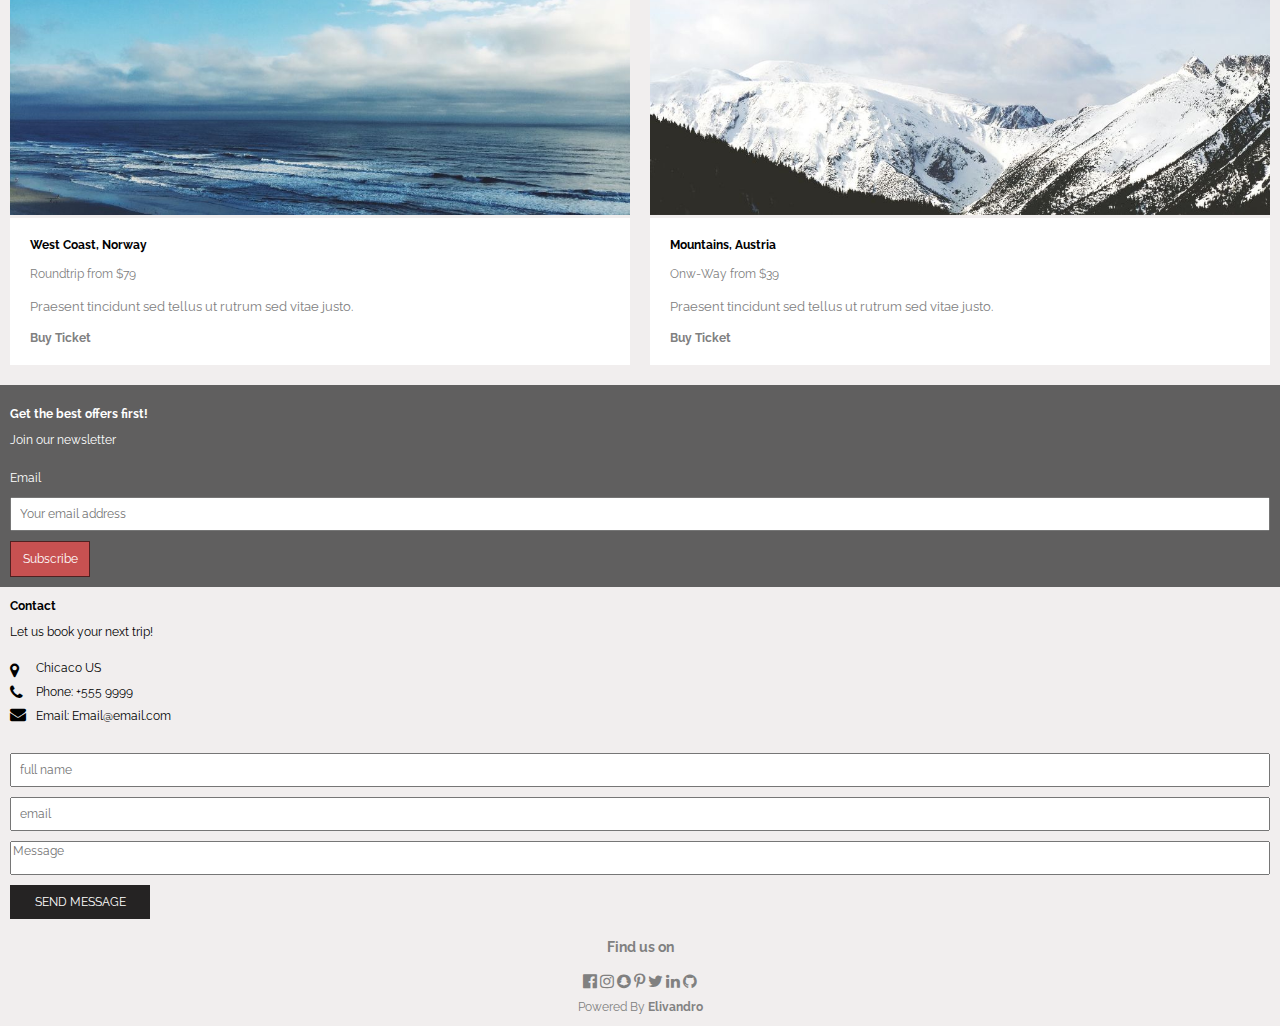
<file: projetoEstagio/index.html>
<!DOCTYPE HTML>
<html lang="pt-br">
<head>
    <meta charset="UTF-8">
    <title>Projeto do Estagio - Devmedia</title>
    <link href="./assets/css/estilo.css" rel="stylesheet"/>
    <link href="https://fonts.googleapis.com/css?family=Raleway" rel="stylesheet"/>
    <meta name="viewport" content="width=device-width, initial-scale=1.0">
    <meta name="author" content="Elivandro Silva"/>
    <meta name="keywords" content="HTML, CSS, Responsividade, devmedia"/>
    <meta name="description" name="projeto executado pelos estagiarios devmedia"/>
    <link href="https://cdnjs.cloudflare.com/ajax/libs/font-awesome/4.7.0/css/font-awesome.min.css" rel="stylesheet"/>
</head>
<body>
<header>
    <section>
        <div class="barra-topo">
            <i class="fa fa-map-marker fa-2x topo-icon" aria-hidden="true"><label>Logo</label></i>
            <i class="fa fa-search fa-2x topo-icon-search" aria-hidden="true"></i>
        </div>
    </section>
</header>
<main>
    <section class="banner-destaque">
        <div class="area-banner">
            <div class="banner-destaque-menu">
                    <i class="fa fa-plane fa-lg" aria-hidden="true"><label>Flight</label></i>
                    <i class="fa fa-bed fa-lg" aria-hidden="true"><label>Hotel</label></i>
                    <i class="fa fa-car fa-lg" aria-hidden="true"><label>Rental</label></i>
            </div>
            <div class="banner-container">
                <h2>Travel the world with us</h2>
                <div class="elementos-banner">
                    <div class="elementos-banner elementos-banner-input">
                        <p>From:</p>
                        <input type="text" placeholder="Departing from"/>
                    </div>
                    <div class="elementos-banner elementos-banner-input">
                        <p>To:</p>
                        <input type="text" placeholder="Arriving at"/>
                    </div>
                </div>
                <button type="submit" class="search-button">Search and find dates</button>
            </div>
        </div>
    </section>
    <section class="ofertas-site-container tamanho-maximo-container">
            <h3>Good offers right now</h3>
            <p>Up to <span>50%</span> discount.</p>
            <div class="ofertas-site-destaque">
                <figure class="ofertas-image-destaque">
                    <img src="./assets/images/cinqueterre.jpg"/>
                    <figcaption>Cinque Terre</figcaption>
                </figure>
                <div class="ofertas-site-images">
                    <figure>
                        <img src="./assets/images/newyork.jpg"/>
                        <figcaption>New York</figcaption>
                    </figure>
                    <figure>
                        <img src="./assets/images/sanfran.jpg"/>
                        <figcaption>San Francisco</figcaption>
                    </figure>
                    <figure>
                        <img src="./assets/images/pisa.jpg"/>
                        <figcaption>Pisa</figcaption>
                    </figure>
                    <figure>
                        <img src="./assets/images/paris.jpg"/>
                        <figcaption>Paris</figcaption>
                    </figure>
                </div>
            </div>
    </section>
    <section class="natureza-site-container tamanho-maximo-container">
        <h3>Explore nature</h3>
        <p>Travel with us and see nature at its finest.</p>
        <div class="natureza-destaque">
            <figure class="natureza-imagem">
                <img src="./assets/images/ocean.jpg"/>
                <div>
                    <h3>West Coast, Norway</h3>
                    <p>Roundtrip from $79</p>
                    <h4>Praesent tincidunt sed tellus ut rutrum sed vitae justo.</h4>
                    <a href="#">Buy Ticket</a>
                </div>
            </figure>
            <figure class="natureza-imagem">
                <img src="./assets/images/mountains.jpg"/>
                <div>
                    <h3>Mountains, Austria</h3>
                    <p>Onw-Way from $39</p>
                    <h4>Praesent tincidunt sed tellus ut rutrum sed vitae justo.</h4>
                    <a href="#">Buy Ticket</a>
                </div>
            </figure>
        </div>
    </section>
    <section class="secao-newsletter tamanho-maximo-container">
        <h3>Get the best offers first!</h3>
        <p>Join our newsletter</p>
        <div>
            <p>Email</p>
            <input type="email" placeholder="Your email address"/>
            <button type="submit">Subscribe</button>
        </div>
    </section>
    <section class="secao-contato tamanho-maximo-container">
        <h3>Contact</h3>
        <p>Let us book your next trip!</p>
        <div class="secao-info">
            <div class="secao-info-icon-label">
                <i class="fa fa-map-marker fa-lg"></i>
                <i class="fa fa-phone fa-lg"></i>
                <i class="fa fa-envelope fa-lg"></i>
            </div>
            <div class="secao-info-icon-label">
                <label>Chicaco US</label>
                <label>Phone: +555 9999</label>
                <label>Email: Email@email.com</label>
            </div>
        </div>
        <div class="secao-info-input">
            <input type="text" name="nome" placeholder="full name"/>
            <input type="email" name="email" placeholder="email"/>
            <textarea placeholder="Message"></textarea>
        </div>
        <button type="submit" class="btn-contato">SEND MESSAGE</button>
    </section>
</main>
<footer class="redes-social tamanho-maximo-container">
    <h4>Find us on</h4>
    <div>
        <i class="fa fa-facebook-official fa-lg"></i>
        <i class="fa fa-instagram fa-lg"></i>
        <i class="fa fa-snapchat fa-lg"></i>
        <i class="fa fa-pinterest-p fa-lg"></i>
        <i class="fa fa-twitter fa-lg"></i>
        <i class="fa fa-linkedin fa-lg"></i>
        <i class="fa fa-github fa-lg"></i>
    </div>
    <p>Powered By <a href="https://www.linkedin.com/in/elivandro-silva-55b057227/" target="_blank">Elivandro</a></p>
</footer>
</body>
</html>
</file>
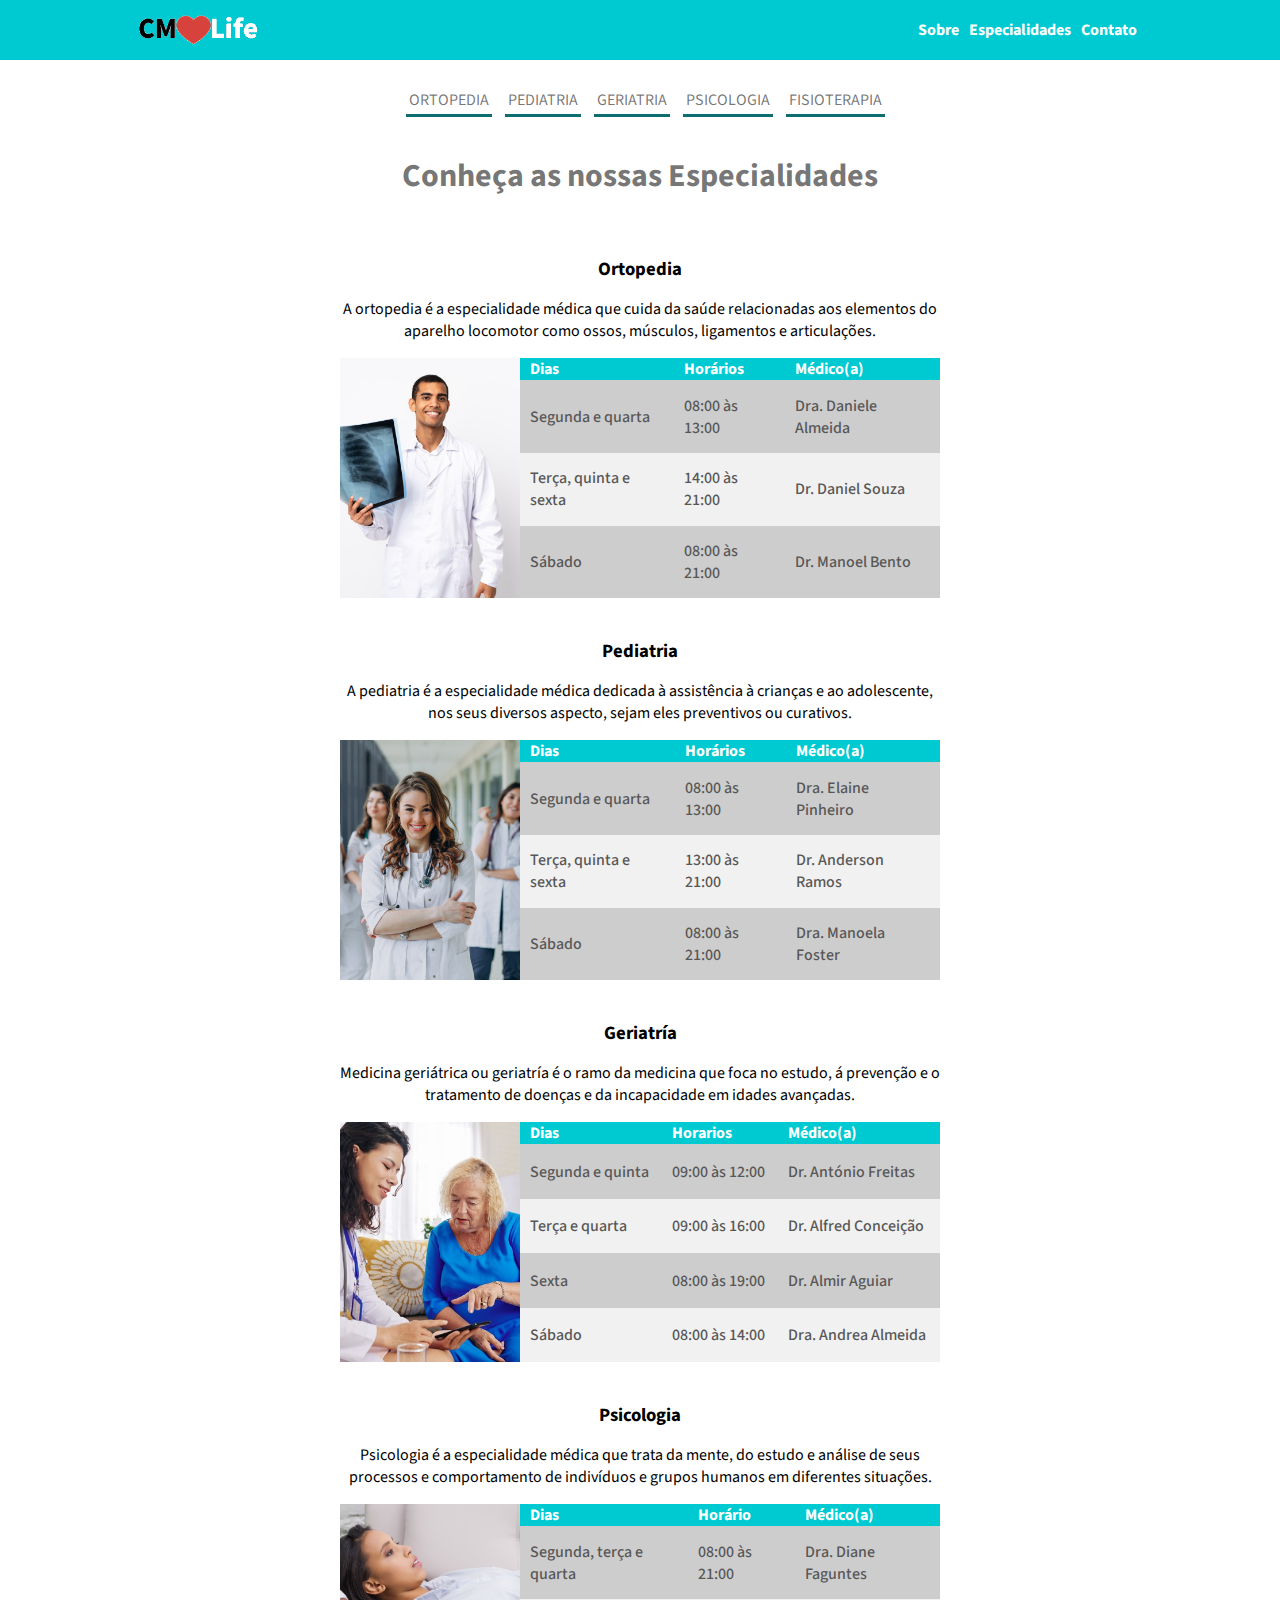
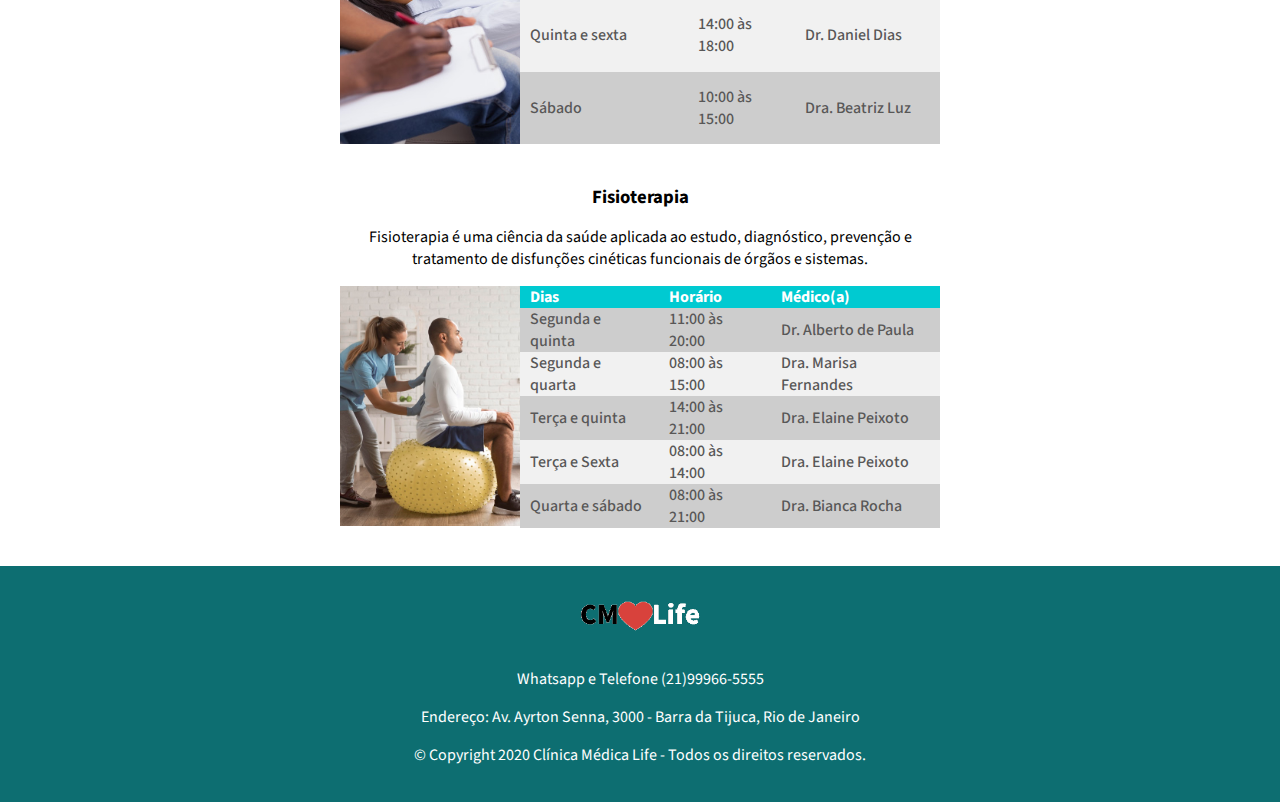
<file: CMLife/especialidades.html>
<!DOCTYPE HTML>
<html lang="pt-br">
    <head>
        <meta charset="utf-8"/>
        <title>CMLife - Especialidades</title>
        <link href="./assets/css/style1.css" rel="stylesheet" type="text/css"/>
        <link href="./assets/css/style2.css" rel="stylesheet" type="text/css"/>
        <meta name="viewport" content="width=device-width, initial-scale=1.0"/>
        <link rel="stylesheet" href="https://fonts.googleapis.com/css2?family=Source+Sans+Pro:ital,wght@0,200;0,300;0,400;0,600;0,700;0,900;1,200;1,300;1,400;1,600;1,700;1,900&display=swap"/>
    </head>
<body>
<header class="topo">
    <div class="container">
        <div class="topo-titulo">
            <a href="index.html"><img src="./assets/images/logo.png" class="topo-logo" alt="CMLife Logo" title="CMLife logo"/></a>
        </div>
        <nav class="topo-links">
            <a href="index.html#sobre">Sobre</a>
            <a href="especialidades.html">Especialidades</a>
            <a href="index.html#contato">Contato</a>
        </nav>
    </div>
</header>
<main>
    <section class="container-header">
        <div>
            <a href="#ortopedia">Ortopedia</a>
            <a href="#pediatria">Pediatria</a>
            <a href="#geriatria">Geriatria</a>
            <a href="#psicologia">Psicologia</a>
            <a href="#fisioterapia">Fisioterapia</a>
        </div>
        <div class="container-header-titulo">
            <h1>Conheça as nossas Especialidades</h1>
        </div>
    </section>
    <section id="ortopedia" class="container-conteudo">
        <div>
            <h3>Ortopedia</h3>
            <p>A ortopedia é a especialidade médica que cuida da saúde relacionadas aos elementos do aparelho locomotor como ossos, músculos, ligamentos e articulações.</p>
        </div>
        <div class="box-tabela-especialista">
            <img src="./assets/images/ortopedia.png" class="img-info"/>
            <table class="tabela-especialistas">
                <thead>
                    <tr>
                        <th>Dias</th>
                        <th>Horários</th>
                        <th>Médico(a)</th>
                    </tr>
                </thead>
                <tbody>
                    <tr>
                        <td>Segunda e quarta</td>
                        <td>08:00 às 13:00</td>
                        <td>Dra. Daniele Almeida</td>
                    </tr>
                    <tr>
                        <td>Terça, quinta e sexta</td>
                        <td>14:00 às 21:00</td>
                        <td>Dr. Daniel Souza</td>
                    </tr>
                    <tr>
                        <td>Sábado</td>
                        <td>08:00 às 21:00</td>
                        <td>Dr. Manoel Bento</td>
                    </tr>
                    </tbody>
                </thead>
            </table>
        </div>       
    </section>
    <section id="pediatria" class="container-conteudo">
        <div>
            <h3>Pediatria</h3>
            <p>A pediatria é a especialidade médica dedicada à assistência à crianças e ao adolescente, nos seus diversos aspecto, sejam eles preventivos ou curativos.</p>
        </div>
        <div class="box-tabela-especialista">
            <img src="./assets/images/pediatra2.png" class="img-info"/>
            <table class="tabela-especialistas">
                <thead>
                    <tr>
                        <th>Dias</th>
                        <th>Horários</th>
                        <th>Médico(a)</th>
                    </tr>
                </thead>
                <tbody>
                    <tr>
                        <td>Segunda e quarta</td>
                        <td>08:00 às 13:00</td>
                        <td>Dra. Elaine Pinheiro</td>
                    </tr>
                    <tr>
                        <td>Terça, quinta e sexta</td>
                        <td>13:00 às 21:00</td>
                        <td>Dr. Anderson Ramos</td>
                    </tr>
                    <tr>
                        <td>Sábado</td>
                        <td>08:00 às 21:00</td>
                        <td>Dra. Manoela Foster</td>
                    </tr>
                </tbody>
            </table>
        </div>
        
    </section>
    <section id="geriatria" class="container-conteudo">
        <div>
            <h3>Geriatría</h3>
            <p>Medicina geriátrica ou geriatría é o ramo da medicina que foca no estudo, á prevenção e o tratamento de doenças e da incapacidade em idades avançadas.</p>
        </div>
        <div class="box-tabela-especialista">
            <img src="./assets/images/geriatra.png" class="img-info"/>
            <table class="tabela-especialistas">
                <thead>
                    <tr>
                        <th>Dias</th>
                        <th>Horarios</th>
                        <th>Médico(a)</th>
                    </tr>
                </thead>
                <tbody>
                    <tr>
                        <td>Segunda e quinta</td>
                        <td>09:00 às 12:00</td>
                        <td>Dr. António Freitas</td>
                    </tr>
                    <tr>
                        <td>Terça e quarta</td>
                        <td>09:00 às 16:00</td>
                        <td>Dr. Alfred Conceição</td>
                    </tr>
                    <tr>
                        <td>Sexta</td>
                        <td>08:00 às 19:00</td>
                        <td>Dr. Almir Aguiar</td>
                    </tr>
                    <tr>
                        <td>Sábado</td>
                        <td>08:00 às 14:00</td>
                        <td>Dra. Andrea Almeida</td>
                    </tr>
                </tbody>
            </table>
        </div>
    </section>
    <section id="psicologia" class="container-conteudo">
        <div>
            <h3>Psicologia</h3>
            <p>Psicologia é a especialidade médica que trata da mente, do estudo e análise de seus processos e comportamento  de indivíduos e grupos humanos em diferentes situações.</p>
        </div>
        <div class="box-tabela-especialista">
            <img src="./assets/images/psicologo.png" class="img-info"/>
            <table class="tabela-especialistas">
                <thead>
                    <tr>
                        <th>Dias</th>
                        <th>Horário</th>
                        <th>Médico(a)</th>
                    </tr>
                </thead>
                <tbody>
                    <tr>
                        <td>Segunda, terça e quarta</td>
                        <td>08:00 às 21:00</td>
                        <td>Dra. Diane Faguntes</td>
                    </tr>
                    <tr>
                        <td>Quinta e sexta</td>
                        <td>14:00 às 18:00</td>
                        <td>Dr. Daniel Dias</td>
                    </tr>
                    <tr>
                        <td>Sábado</td>
                        <td>10:00 às 15:00</td>
                        <td>Dra. Beatriz Luz</td>
                    </tr>
                </tbody>
            </table>
        </div>
    </section>
    <section id="fisioterapia" class="container-conteudo">
        <div>
            <h3>Fisioterapia</h3>
            <p>Fisioterapia é uma ciência da saúde aplicada ao estudo, diagnóstico, prevenção e tratamento de disfunções cinéticas funcionais de órgãos e sistemas.</p>
        </div>
        <div class="box-tabela-especialista">
            <img src="./assets/images/fisioterapia.png" class="img-info"/>
            <table class="tabela-especialistas">
                <thead>
                    <tr>
                        <th>Dias</th>
                        <th>Horário</th>
                        <th>Médico(a)</th>
                    </tr>
                </thead>
                <tbody>
                    <tr>
                        <td>Segunda e quinta</td>
                        <td>11:00 às 20:00</td>
                        <td>Dr. Alberto de Paula</td>
                    </tr>
                    <tr>
                        <td>Segunda e quarta</td>
                        <td>08:00 às 15:00</td>
                        <td>Dra. Marisa Fernandes</td>
                    </tr>
                    <tr>
                        <td>Terça e quinta</td>
                        <td>14:00 às 21:00</td>
                        <td>Dra. Elaine Peixoto</td>
                    </tr>
                    <tr>
                        <td>Terça e Sexta</td>
                        <td>08:00 às 14:00</td>
                        <td>Dra. Elaine Peixoto</td>
                    </tr>
                    <tr>
                        <td>Quarta e sábado</td>
                        <td>08:00 às 21:00</td>
                        <td>Dra. Bianca Rocha</td>
                    </tr>
                </tbody>
            </table>
        </div>
    </section>
</main>
<footer>
    <section class="container">
        <img src="./assets/images/logo.png" class="topo-logo"/>
        <p>Whatsapp e Telefone (21)99966-5555</p>
        <p>Endereço: Av. Ayrton Senna, 3000 - Barra da Tijuca, Rio de Janeiro</p>
        <p>© Copyright 2020 Clínica Médica Life - Todos os direitos reservados.</p>
    </section>
</footer>
</body>
</html>
</file>
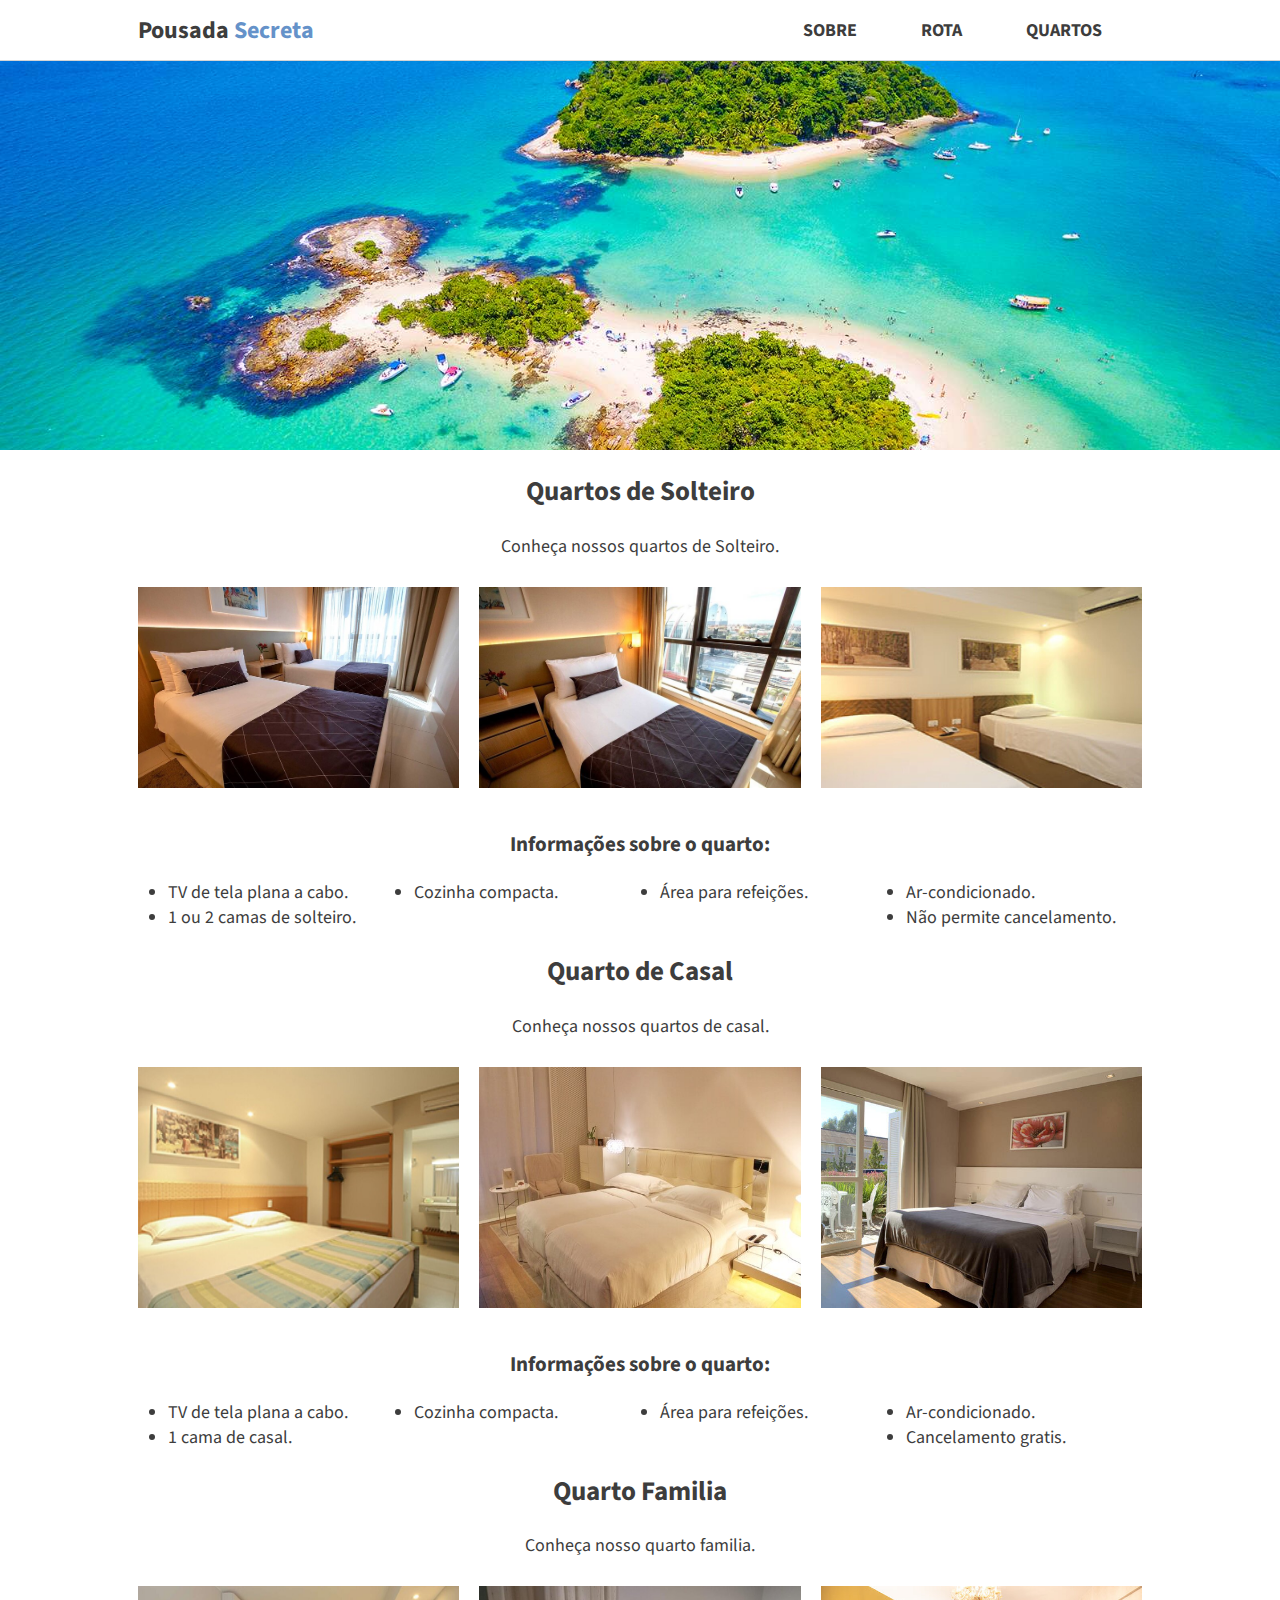
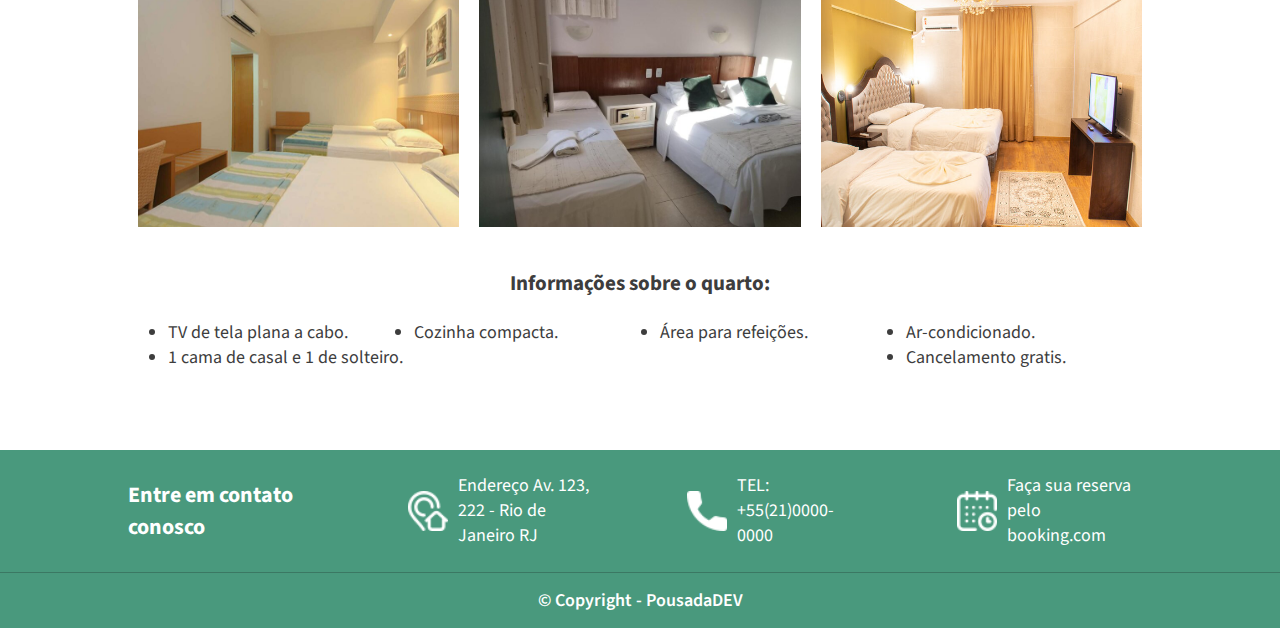
<file: PousadaSecreta/quartos.html>
<!DOCTYPE html>
<html lang="pt-br">
    <head>
        <meta charset="utf-8"/>
        <title>Quartos - Pousada Secreta</title>
        <link rel="stylesheet" href="./assets/css/style.css" type="text/css"/>
        <meta name="viewport" content="width=device-width, initial-scale=1.0"/>
        <link rel="stylesheet" href="https://fonts.googleapis.com/css2?family=Source+Sans+Pro:ital,wght@0,200;0,300;0,400;0,600;0,700;0,900;1,200;1,300;1,400;1,600;1,700;1,900&display=swap
        "/>
    </head>
<body>
<header class="topo">
    <div class="tamanho-maximo-container container">
        <a href="index.html" class="link-logotipo">Pousada <span>Secreta</span></a>
        <div>
            <nav class="link-topo">
                <a href="index.html#Sobre">Sobre</a>
                <a href="index.html#Rota">Rota</a>
                <a href="quartos.html">Quartos</a>
            </nav>
        </div>
    </div>
</header>
<main class="principal">
    <section>
        <div class="titulo-site titulo-galeria"></div>
            <div class="tamanho-maximo-container secao-container" id="solteiro">
                <h2>Quartos de Solteiro</h2>
                <p>Conheça nossos quartos de Solteiro.</p>
            </div>
            <div class="quartos tamanho-maximo-container quartos-galeria">
                <img src="./assets/images/quarto-solteiro1.jpg" class="quartos-img" alt="quarto de solteiro 1" title="quarto de solteiro"/>
                <img src="./assets/images/quarto-solteiro2.jpg" class="quartos-img" alt="quarto de solteiro 2" title="quarto de solteiro"/>
                <img src="./assets/images/quarto-solteiro3.jpg" class="quartos-img" alt="quarto de solteiro 3" title="quarto de solteiro"/>
            </div>
            <div class="tamanho-maximo-container secao-container">
                <h3>Informações sobre o quarto:</h3>  
                <ul class="quarto-informacoes">
                    <li>TV de tela plana a cabo.</li>
                    <li>Cozinha compacta.</li>
                    <li>Área para refeições.</li>
                    <li>Ar-condicionado.</li>
                    <li>1 ou 2 camas de solteiro.</li>
                    <li>Não permite cancelamento.</li>
                </ul>
            </div>
        <div class="tamanho-maximo-container secao-container" id="casal">
            <h2>Quarto de Casal</h2>
            <p>Conheça nossos quartos de casal.</p>
        </div>
        <div class="quartos tamanho-maximo-container quartos-galeria">
            <img src="./assets/images/quarto-casal1.jpg" class="quartos-img" alt="quarto de casal 1" title="quarto de casal"/>
            <img src="./assets/images/quarto-casal2.jpg" class="quartos-img" alt="quarto de casal 2" title="quarto de casal"/>
            <img src="./assets/images/quarto-casal3.jpg" class="quartos-img" alt="quarto de casal 3" title="quarto de casal"/>
        </div>
        <div class="tamanho-maximo-container secao-container">
            <h3>Informações sobre o quarto:</h3>
            <ul class="quarto-informacoes">
                <li>TV de tela plana a cabo.</li>
                <li>Cozinha compacta.</li>
                <li>Área para refeições.</li>
                <li>Ar-condicionado.</li>
                <li>1 cama de casal.</li>
                <li>Cancelamento gratis.</li>
            </ul>
        </div>
        <div class="tamanho-maximo-container secao-container" id="familia">
            <h2>Quarto Familia</h2>
            <p>Conheça nosso quarto familia.</p>
        </div>
        <div class="quartos tamanho-maximo-container quartos-galeria">
            <img src="./assets/images/quarto-familia1.jpg" class="quartos-img" alt="quarto de familia 1" title="quarto de familia"/>
            <img src="./assets/images/quarto-familia2.jpg" class="quartos-img" alt="quarto de familia 2" title="quarto de familia"/>
            <img src="./assets/images/quarto-familia3.jpg" class="quartos-img" alt="quarto de familia 3" title="quarto de familia"/>
        </div>
        <div class="tamanho-maximo-container secao-container">
            <h3>Informações sobre o quarto:</h3>
            <ul class="quarto-informacoes">
                <li>TV de tela plana a cabo.</li>
                <li>Cozinha compacta.</li>
                <li>Área para refeições.</li>
                <li>Ar-condicionado.</li>
                <li>1 cama de casal e 1 de solteiro.</li>
                <li>Cancelamento gratis.</li>
            </ul>
        </div>
    </section>
</main>
<footer id="rodape" class="rodape">
    <div class="tamanho-maximo-container rodape-container">
        <div class="rodape-info">
            <h4>Entre em contato conosco</h4>
        </div>
            <a href="https://goo.gl/maps/wPAS58QxiTopxK6w7" target="_blank" class="rodape-info rodape-link">
                <img src="./assets/images/icones/endereco.png" class="rodape-icone"/>
                <p>Endereço Av. 123, 222 - Rio de Janeiro RJ</p>
            </a>
            <div class="rodape-info">
                <a href="TEL:55(21)0000-0000" class="rodape-info rodape-link" target="_blank">
                <img src="./assets/images/icones/telefone.png" class="rodape-icone"/>
                <p>TEL: +55(21)0000-0000</p></a>
            </div>
            <div class="rodape-info">
                <img src="./assets/images/icones/calendario.png" class="rodape-icone"/>
                <a href="booking.com" class="rodape-link"><p>Faça sua reserva pelo booking.com</p></a>
            </div>
    </div>
    <div class="rodape-copyright">
        <span>© Copyright - PousadaDEV</span>
    </div>
</footer>
</body>
</html>
</file>
<file: AgenciaViagens/assets/css/estilo.css>
*{
    margin: 0px;
    box-sizing: border-box;
    font-size: .9rem;
    font-family: Verdana, sans-serif;
}
body{
    background-color: #80808029;
}
span{
    color:#000;
    font-weight: bold;
}
.topo-site{
    background-color: #fff;
    width: 100%;
}
.topo-site .tamanho-maximo-container{
    margin: 0px auto;
    display: flex;
    align-items: center;
}
.topo-site h1{
    font-size: 1.6rem;
    font-weight: normal;
    color: #5d15d1;
}
.formulario-container h3{
    font-size: 1.4rem;
    margin-bottom: 24px;
}
.formulario-container button{
    padding: 5px;
    color: #fff;
    background-color: #5d15d1;
    border: 2px solid #000;
}
.logo-img{
    margin: 10px;
    width: 25px;
    height: 25px;
}
.section-form{
    padding: 40px 0px;
    background-image: url("../images/bahia.jpg");
    background-size: cover;
    background-repeat: no-repeat;
    object-fit: contain;
}
.formulario-topo{
    background-color: #5d15d1;
    color: #fff;
    padding: 5px 0px;
    display: flex;
    justify-content: center;
}
.formulario-container{
    width: 100%;
    padding: 30px 25px 20px;
    background-color: #fff;
}
.formulario-container button{
    margin-top: 12px;
}
.aviao-icon{
    width: 25px;
    margin-right: 10px;
    transform: rotate(300deg);
}
.tamanho-maximo-container{
    max-width: 1024px;
    min-width: 320px;
    margin: 0px auto;
}
.formulario{
    display: flex;
    align-items: center;
}
.formulario div{
    margin-top: 5px;
    margin-right: 10px;
}
.formulario div:last-child{
    margin-right: 0px;
}
.descricao-entrada .formulario div label{
    margin-left: 8px;
}
.formulario-entrada{
    width: 100%;
    display: flex;
    flex-direction: column;
    justify-content: center;
}
input[type="date"]{
    width: 100%;
}
.formulario-entrada label, input{
    margin: 0px 0px 10px;
}
.formulario-entrada input, select{
    padding: 5px 0px;
}
.descricao-entrada-form{
    margin: 10px 0px;
}
.descricao-entrada-form p{
    margin-bottom: 10px;
}
.ofertas-site-container, .destaque-natureza-container{
    margin: 32px auto 0px;
    width: 100%;
    height: auto;
    display: flex;
    flex-direction: column;
}
.ofertas-container{
    margin: 32px auto 0px;
    width: 100%;
    display: flex;
    flex-direction: column;
}
.ofertas-container h3, .destaque-natureza-container h3{
    font-size: 1.4rem;
    margin: 0px 0px 10px 0px;
}
.ofertas-container h4, .destaque-natureza-container h4{
    font-size: 1rem;
    font-weight: normal;
    color:#808080;
}
.ofertas-site-container{
    width: 100%;
    height: 375px;
    display: flex;
    flex-wrap: wrap;
    justify-content: space-between;
}
.ofertas-site-destaque{
    position: relative;
    width: calc(50% - 10px);
    height: 100%;
}
.ofertas-site-images{
    width: calc(50% - 10px);
    height: 100%;
    display: flex;
    flex-flow: column wrap;
    justify-content: space-between;
}
.ofertas-site-images figure{
    position: relative;
    margin: 0px 10px;
    width: calc(50% - 10px);
    height: calc(50% - 10px);
}
.ofertas-site-container img, .ofertas-site-images img{
    object-fit: cover;
    width: 100%;
    height: 100%;
}
.ofertas-site-container figcaption, .ofertas-site-images figcaption{
    position: absolute;
    width: 100%;
    padding: 5px 10px;
    left: 0px;
    bottom: 0px;
    font-size: 1.2rem;
    color: #fff;
    background-color: #00000080;
}
.destaque-natureza-container{
    width: 100%;
    display: flex;
    flex-direction: column;
}
.natureza-imagens{
    margin: 32px 0px 0px;
    width: 100%;
    height: auto;
    display: flex;
    justify-content: space-between;
}
.natureza-imagem  {
    width: calc(50% - 10px);
    height: 100%;
}
.natureza-imagem img{
    object-fit: cover;
    width: 100%;
    height: 100%;
}
.natureza-imagem div{
    width: 100%;
    padding: 20px;
    background-color: #fff;
}
.natureza-imagem h3{
    font-size: 1rem;
}
.natureza-imagem p{
    color: #808080;
    font-size: .9rem;
    margin: 15px 0px 0px 0px;
}
.rodape-site{
    color: #fff;
    margin-top: 10px;
    width: 100%;
    background-color: #5d15d1;
}
.rodape-site-contato{
    padding: 20px;
    width: 100%;
    display: flex;
    flex-direction: row;
    justify-content: space-between;
}
.rodape-site-contato h3{
    margin-top: 20px;
    font-size: 1.2rem;
    font-weight: normal;
}
.rodape-site-contato div{
    margin-bottom: 10px;
}
.icon{
    width: 20px;
    height: 20px;
    margin-right: 10px;
    margin-top: 5px;
}
@media (min-width: 769px) {
    .tamanho-maximo-container{
        padding: 0px 20px;
    }
}
@media (min-width: 320px) and (max-width: 768px){
    .tamanho-maximo-container{
        padding: 0px 20px;
    }
    .formulario-container button{
        width: 100%;
        text-align: center;
    }
    .formulario{
        flex-direction: column;
        align-items: flex-start;
    }
    .formulario div{
        margin-right: 0px;
    }
    .ofertas-site-container {
        width: 100%;
        height: 50%;
        display: flex;
        flex-direction: row;
    }
    .ofertas-site-container img{
        height: 225px;
    }
    .ofertas-site-destaque {
        position: relative;
        width: 100%;
        height: calc(50% - 10px);
    }
    .ofertas-site-images {
        width: 100%;
        height: calc(100% - 10px);
        display: flex;
        flex-direction: row;
    }
    .ofertas-site-images figure {
        position: relative;
        margin: 20px 0px 0px;
        width: 100%;
        height: calc(50% - 10px);
    }
    .natureza-imagens{
        display: block;
    }
    .natureza-imagem {
        width: 100%;
        margin-bottom: 20px;
    }
}
@media (min-width: 320px) and (max-width: 450px){
    .rodape-site{
        margin-top: 10px;
        padding-bottom: 5px;
    }
    .rodape-site-contato h3{
        font-size: 1rem;
    }
    .rodape-site-contato p{
        font-size: .6rem;
    }
    .icon{
        width: 15px;
        height: 15px;
        margin-right: 5px
    }
}
</file>
<file: FlexProjeto/assets/css/style.css>
*{
    margin: 0px;
    padding: 0px;
}
body{
    font-family: Roboto;
}
figure img{
    width: 100%;
    min-width: 320px;
}
.header{
    width: 100%;
    height: 100px;
    background-color: #122A57;
}
.header h1{
    margin: 0px 20px;
    font-size: 36px;
    text-decoration: none;
}
.header a{
    color: #fff;
    text-decoration: none;
}
.header .tamanho-maximo-container{
    width: 100%;
    margin: 0px auto;
    display: flex;
    flex-wrap: wrap;
    align-items: center;
    justify-content: space-between;
}
.menu{
    display: flex;
    align-items: center;
}
.menu ul{
    min-width: 320px;
    display: flex;
    justify-content: space-between;
}
.menu ul li{
    margin: 0px 10px;
    list-style: none;
}
.main{
    width: 100%;
    height: 100vh;
    margin: auto;
    display: flex;
    align-items: center;
    justify-content: space-between;
}

.main h1{
    margin-bottom: 10px;
    font-size: 48px;
    line-height: 75px;
    color: #122A57;
}
.main p{
    margin: 10px 0px;
}
.main .main-texto{
    margin-left: 20px;
    min-height: 200px;
}
.main-texto p{
    font-size: 24px;
    margin-bottom: 20px;
}
.main-texto a{
    display: block;
    width: 220px;
    height: 52px;
    line-height: 50px;
    text-align: center;
    text-decoration: none;
    border-radius: 30px;
    color: #fff;
    background-color: #122A57;
}
.quem-somos{
    width: 100%;
    display: flex;
    flex-direction: row-reverse;
    align-items: center;
}
.quem-somos div{
    width: 100%;
    margin: 0px;
}
.quem-somos figure{
    width: 100%;
    margin-bottom: 40px;
}
.quem-somos h2{
    color: #122A57;
    font-size: 36px;
    margin-left: 10px;
}
.quem-somos h2::before{
    content: "";
    border-left: 7px solid;
    border-color: #122A57;
    margin-right: 5px;
}
.quem-somos p{
    width: 100%;
    height: auto;
    margin: 10px 0px 20px;
    padding: 0px;
    line-height: 28px;
}
.quem-somos p:last-child{
    margin-top: 0px;
    margin-bottom: 40px;
}
.servicos{
    margin: 0px;
    padding: 20px 0px 40px;
    width: 100%;
    color: #fff;
    background-color: #122A57;
}
.servicos h2{
    font-size: 48px;
    margin-left: 20px;
    margin-bottom: 80px;
}
.servicos-flex{
    background-color: #122A57;
    color: #fff;
    display: flex;
    flex-wrap: wrap;
    justify-content: space-evenly;
}
.servicos-flex img{
    width: 100%;
    min-width: 200px;
    min-height: 200px;
    object-fit: contain;
}
.servicos-flex div:nth-child(1){
    margin: 20px 20px;
    order: 2;
    display: flex;
    flex-direction: column;
    align-items: center;
}
.servicos-flex div:nth-child(2){
    margin: 20px 20px;
    order: 1;
    display: flex;
    flex-direction: column;
    align-items: center;
}
.servicos-flex div:nth-child(3){
    margin: 20px 20px;
    order: 3;
    display: flex;
    flex-direction: column;
    align-items: center;
}
.servicos-flex p{
    margin: 20px 0px;
}
.servicos-flex a{
    display: block;
    width: 225px;
    height: 50px;
    color: #122A57;
    text-align: center;
    text-decoration: none;
    line-height: 50px;
    background-color: #fff;
    border-radius: 30px;
}
#planos{
    display: flex;
    flex-direction: column;
    margin-top: 40px;
}
#planos h2{
    margin-left: 20px;
    font-size: 46px;
    color:#122A57
}
.planos-flex{
    display: flex;
    justify-content: space-evenly;
    flex-wrap: wrap;
}
.planos-flex h3{
    position: absolute;
    width: 70%;
    margin-top: 10px;
    padding: 10px;
    top: 0px;
    text-align: center;
    font-size: 36px;
    border-bottom: 4px solid #122A57;
}
.planos-flex ul{
    margin-top: 80px;
    margin-bottom: 40px;
    padding: 40px;
    list-style: none;
}
.planos-flex ul li:before{
    display: inline-block;
    content: "";
    margin-right: 5px;
    width: 8px;
    height: 8px;
    background-color: #122A57;
}
.planos-flex div ul:nth-child(3){
    margin-bottom: 20px;
}
.planos-flex a{
    display: block;
    bottom: 0px;
    color: #fff;
    background-color: #122A57;
    margin-bottom: 20px;
    width: 220px;
    height: 50px;
    border-radius: 30px;
    text-align: center;
    line-height: 50px;
    text-decoration: none;
}
.planos-flex div{
    position: relative;
    margin-bottom: 40px;
}
.planos-flex div:nth-child(1){
    margin: 150px 20px 40px;
    width: 300px;
    border: 7px solid #122A57;
    display: flex;
    flex-direction: column;
    justify-content: space-between;
    align-items: center;
}
.planos-flex div:nth-child(2){
    margin: 75px 0px 40px;
    width: 300px;
    border: 7px solid #122A57;
    display: flex;
    flex-direction: column;
    justify-content: space-between;
    align-items: center;
}
.planos-flex div:nth-child(3){
    margin: 0px 20px 40px;
    width: 300px;
    border: 7px solid #122A57;
    display: flex;
    flex-direction: column;
    justify-content: space-between;
    align-items: center;
}
.footer{
    width: 100%;
    height: 100px;
    color: #fff;
    background-color: #122A57;
}
.footer div p{
    margin-left: 10px;
    margin-right: 10px;
}
.footer a{
    color: #fff;
    text-decoration: none;
}
.footer .tamanho-maximo-container{
    display: flex;
    flex-wrap: wrap;
    justify-content: space-evenly;
    align-items: center;
}
.tamanho-maximo-container{
    margin: auto;
    max-width: 1024px;
}
@media (min-width: 320px) and (max-width: 720px){
    .main{
        justify-content: center;
    }
    .main figure img:first-child{
        display: none;
    }
    .quem-somos div{
        margin: 0px;
    }
    .quem-somos p{
        width: calc(100% - 20px);
        line-height: 35px;
        margin-right: 10px;
        margin-left: 10px;
        padding: 0px;
    }
    .quem-somos h2{
        margin: 0px 10px;
    }
    .quem-somos figure{
        display: none;
    }
    .header .tamanho-maximo-container{
        justify-content: center;
    }
    .servicos h2{
        margin: 20px 40px 0px;
        margin-bottom: 20px;
    }
    .servicos-flex{
        justify-content: center;
    }
    .planos-flex div:nth-child(1){
        margin: 0px 20px 20px;
    }
    .planos-flex div:nth-child(2){
        margin: 0px 20px 20px;
    }
    .planos-flex div:nth-child(3){
        margin: 0px 20px 40px;
    }
    #planos h2{
        margin: 20px 20px 0px;
    }
    .planos-flex{
        justify-content: center;;
    }
}
</file>
<file: imobiliariaSantos/assets/css/style.css>
*{
    margin: 0px;
    padding: 0px;
    font-size: 16px;
    font-family: Tahoma, Verdana, sans-serif;
}
iframe{
    border: 0px;
}
.paragrafo-conteudo{
    margin: 0px 40px;
    text-align: justify;
    line-height: 25px;
    margin-bottom: 40px;
}
.header{
    width: 100%;
    margin: 0px;
    padding: 30px 0px 45px;
    background-color: #afddfb;
}
.header .tamanho-maximo-container{
    width: 100%;
    display: flex;
    flex-direction: column;
    justify-content: flex-start;
    align-items: center;

}
.banner{
    width: 100%;
    margin-top: 50px;
    margin-bottom: 80px;
}
.banner img{
    width: 100%;
}
.container .tamanho-maximo-container{
    width: 100%;
    padding: 0px;
    text-align: center;
}
.nav-links a{
    width: 100%;
    margin: 0px 4px;
    color: #5f2a8e;
    font-weight: 600;
    text-decoration: none;
    border-bottom: 2px solid;
}
.nav-links a:hover{
    color: #2c35ef;
}
.logo-img{
    width: 150px;
    height: 150px;
    margin-bottom: 20px;
}
.content-img{
    min-width: 320px;
    width: 100%;
    height: 290px;
    margin-bottom: 10px;
}
.servicos{
    width: 100%;
    margin: 0px auto;
    padding-top: 20px;
    padding-bottom: 40px;
    background-color: #1d80c1;
}
.conteudo-servicos{
    width: 100%;
    height: 100%;
    margin: 0px auto;
}
.titulo-site{
    font-size: 1.8rem;
    margin-bottom: 5px;
}
.subtitulo-site-azul{
    font-size: 1.2rem;
    margin-bottom: 20px;
    color: #1d80c1;
}
.servicos-title{
    margin-top: 40px;
    margin-bottom: 30px;
    text-align: center;
    color: #fff;
    font-size: 1.5rem;
}
.corretor{
    width: 100%;
    text-align: center;
    margin: 0px auto;
}
.corretores-title{
    margin: 60px 0px 35px;
    font-size: 1.5rem;
    text-align: center;
    color: #1d80c1;
}
.span-conteudo{
    color: #1d80c1;
    font-weight: 600;
}
.span-servicos{
    color: #eff757;
    font-size: 1.2rem;
    font-weight: 600;
}
.paragrafo-servicos{
    margin: 20px 80px;
    color: #fff;
    font-size: 1.2rem;
    line-height: 35px;
    text-align: center;
}
.servicos-lista {
    width: 135px;
    line-height: 35px;
    margin: 40px auto 40px;
    color: #fff;
}
.contato{
    width: 100%;
    margin: 0px auto;
    text-align: center;
    background-color: #1d80c1;
}
.contato-titulo{
    color: #fff;
    font-size: 1.5rem;
    margin-bottom: 30px;
    padding: 50px 0px 0px;
}
.contato-local{
    width: 100%;
    margin: 0px auto;
}
.contato-local iframe{
    width: 100%;
}
.paragrafo-contato{
    width: calc(100% - 50px);
    margin: 20px auto 10px;
    padding: 15px;
    color: #fff;
    background-color: #000000bb;
}
.span-contato{
    color: #eff757;
    font-size: 1.2rem;
    font-weight: 600;
}
.contato-lista {
    width: 190px;
    list-style-type: none;;
    line-height: 35px;
    margin: 0px auto;
    padding: 40px;
    color: #fff;
}
.lista {
    margin: 5px 2px;
    border-radius: 5px;
    background-color: #ffffffd3;
}
.tamanho-maximo-container{
    max-width: 1024px;
    margin: 0px auto;
}
</file>
<file: PousadaSecreta/assets/css/style.css>
*{
    border: 0px;
    box-sizing: border-box;
}
body{
    margin: 0px;
    padding: 0px;
    font-size: 18px;
    color: #3d3d3d;
    background-color: #fff;
    font-family: 'Source Sans pro', Tahoma;
}
img{
    width: 100%;
}
section{
    margin-bottom: 80px;
}
section ul{
    margin: 0px auto;
}
.container{
    margin: 0px auto;
    padding: 0px;
    width: 100%;
}
.topo{
    position: fixed;
    width: 100%;
    margin: 0px;
    padding: 0px;
    background-color: #fff;
    border-bottom: 1px solid #d5d5d5;
    overflow: hidden;
}
.topo .tamanho-maximo-container{
    display: flex;
    align-items: center;
    justify-content: space-between;
    height: 60px;
    margin: 0px auto;
    padding: 0px;
}
.link-logotipo{
    margin: 0px 10px 0px;
    font-size: 24px;
    font-weight: bold;
    text-decoration: none;
    color: #3d3d3d;
}
.link-logotipo:hover{
    color: #6592c9;
}
.link-logotipo span{
    color: #6592c9;
}
.link-topo a{
    font-weight: bold;
    text-transform: uppercase;
    line-height: 18px;
    height: 100%;
    text-decoration: none;
    margin-right: 40px;
    padding: 10px;
    color: #3d3d3d;
}
.link-topo a:hover{
    color: #6592c9;
}
.titulo-site{
    background-image: url('../images/img-fundo.jpg');
    background-repeat: no-repeat;
    background-size: cover;
    width: 100%;
    height: 100vh;
    display: flex;
    justify-content: center; 
    align-items: center;
}
.titulo-site-descricao{
    color: #fff;
    font-size: 28px;
    background-color: #0a9077b3;
    border: 1px solid;
    padding: 20px;
    border-radius: 4px;
    text-align: center;
}
.quartos{
    width: calc(100% - 20px);
    margin: 0px auto;
    display: flex;
    flex-direction: row;
}
.quartos p{
    margin: 0px;
}
.quarto{
    margin-right: 20px;
    padding-bottom: 20px;
    border-bottom: 2px solid #00836a;
    text-decoration: none;
    text-transform: uppercase;
    text-align: center;
    font-weight: bold;
    color: #3d3d3d;
}
.quarto:last-child{
    margin-right: 0px;
}
.quarto a{
    text-decoration: none;
    color: #333;
}
.quarto a:hover{
    color: #6592c9;
}
.quarto a p{
    size: 16px;
    text-align: center;
}
.tamanho-maximo-container{
    min-width: 320px;
    max-width: 1024px;
    margin: 0px auto;
}
.secao-container{
    text-align: center;
    margin: 0px auto;
}
.secao-container h2 p{
    font-size: 32px;
    font-weight: 500;
    text-transform: uppercase;
}
.container-descricao{
    margin-bottom: 40px;
}
.descricoes{
    display: flex;
    margin-bottom: 20px;
}
.descricao{
    width: 100%;
    margin: 0px 20px 0px;
}
.descricao-conteudo{
    flex: 1 1 auto;
    flex-direction: column;
    align-items: flex-start;
}
.descricao-img{
    width: 120px;
    height: 136px;
    object-fit: cover;
    margin-left: 40px;
}
.titulo-galeria{
    width: 100%;
    height: 50vh;
}
.quartos-galeria{
    width: 95%;
    margin: 0px auto;
}
.quartos-img{
    width: calc(100% / 3 - 20px);
    margin: 10px;
    padding-bottom: 10px;
}
.quarto-informacoes{
    display: flex;
    justify-content: space-between;
    flex-wrap: wrap;
}
.quarto-informacoes li{
    width: 25%;
    text-align: left;
}
.rodape{
    width: 100%;
    background-color: #49997d;
    color: #fff;
}
.rodape h4{
    font-size: 22px;
}
.rodape-container{
    width: 100%;
    display: flex;
    flex-wrap: wrap;
    justify-content: space-between;
}
.rodape-info{
    width: 20%;
    display: flex;
    align-items: center;
}
.rodape-link{
    margin-right: 10px;
    color: #fff;
    text-decoration: none;
}
.rodape-icone{
    width: 40px;
    height: 40px;
    margin: 10px;
}
.rodape-info a{
    text-decoration: none;
    color: #fff;
}
.rodape-copyright{
    padding: 15px;
    color: #fff;
    font-weight: 600;
    text-align: center;
    border-top: 1px solid #3b7863;
}
@media (min-width: 681px) and (max-width: 768px){
    .quarto-informacoes li{
        width: 30%;
        margin: 5px auto 0px;
    }
}
@media (min-width: 320px) and (max-width: 680px){

    body{
        margin: 0px;
        padding: 0px;
        font-size: 14px;
    }
    .topo .tamanho-maximo-container{
        margin: 0px 5px;
        padding: 0px;

    }
    .tamanho-maximo-container{
        min-width: 320px;
        max-width: 100%;
        margin: 0px auto;
        padding: 0px;
    }
    .link-logotipo{
        font-size: 18px;
    }
    .link-topo {
        width: 100%;
        margin: 0px auto;
        font-size: 12px;
        background-color: #ffffff;
    }
    .link-topo a{
        margin-right: 12px;
        padding: 0px;
    }
    .secao-container h3{
        margin-bottom: 10px;
    }
    .quartos{
        margin: 0px auto;
        padding: 0px;
        display: flex;
        flex-direction: column;
    }
    .quartos-img {
        width: 95%;
        margin: 0px auto;
    }
    .quarto{
        margin: 0px 0px 40px;
    }
    .quarto p{
        margin-top: 10px;
    }
    .quarto:last-child{
        margin-right: 0px;
    }
    .quarto-informacoes{
        margin-left: 20px;
        margin-bottom: 20px;
    }
    .quarto-informacoes li{
        width: 45%;
        margin: 5px auto 0px;
    }
    .descricoes{
        flex-direction: column;
        margin-bottom: 0px;
        padding: 0px;
    }
    .descricoes div:last-child{
        margin-bottom: 20px;
    }
    .descricao{
        flex-direction: row;
        margin: 0px 5px 40px;
    }
    .descricao-img{
        margin: 5px;
    }
    .rodape p{
        display: none;
    }
    .rodape h4{
        margin: 0px 5px;
        text-align: center;
    }
    .rodape-copyright{
        max-width: 100%;
    }

}
</file>
<file: projetoEstagio/assets/css/estilo.css>
*{
    box-sizing: border-box;
    font-size: 12px;
    font-family: Raleway;
}
body{
    margin: 0px;
    padding: 0px;
    background-color: #f1eeee;
}
header, main, footer{
    width: 100%;
}
span{
    font-weight: bold;
}
.barra-topo{
    height: 50px;
    background-color: #fff;
    display: flex;
    justify-content: space-between;
    align-items: center;
    border-bottom: 2px solid #e4e4e4;
}
.barra-topo label{
    margin-left: 10px;
    font-size: 18px;
    font-weight: bold;
}
.barra-topo .tamanho-maximo-container{
    width: 100%;
    margin: 0px auto;
}
.banner-destaque{
    width: 100%;
    height: 100vh;
    background-repeat: no-repeat;
    background-size: cover;
    background-position: center;
    background-image: url("../images/london.jpg");
    display: flex;
    justify-content: center;
    align-items: center;
    background-color: #fff;
}
.banner-destaque-menu{
    width: 100%;
    display: flex;
    justify-content: center;
    align-items: center;
}
.area-banner{
    width: 65%;
    height: auto;
    margin: 0px auto;
    background-color: #fff;
}
.topo-icon{
    display: inline;
    margin: 15px;
    color: #f44336;
}
.topo-icon-search{
    display: inline;
    margin: 15px;
    color: #787878;
}
.fa-plane, .fa-bed, .fa-car{
    color: #fff;
    width: 100%;
    padding: 15px 20px;
    font-size: 20px;
    text-align: center;
    background-color: #000;
}
.fa-plane{
    font-size: 20px;
    background-color: #f44336;
}
.elementos-banner{
    width: 100%;
    display: flex;
}
.elementos-banner input{
    padding: 8px;
}
.area-banner .banner-destaque-menu label{
    margin-left: 10px;
    font-size: 1.3rem;
    font-weight: 600;
}
.elementos-banner-input{
    flex-direction: column;
    margin-right: 10px;
    margin-bottom: 30px;
}
.elementos-banner-input:last-child{
    margin: 0px
}
.conteudo-banner{
    width: 100%;
    margin: 20px 20px 0;
}
.banner-container{
    margin: 0px 10px 40px;
}
.banner-container h2{
    margin: 20px 0px 0px;
}
.search-button{
    padding: 10px 20px;
    border: 0px;
    color: #fff;
    background-color: #252323;
    text-decoration: none;
}
.ofertas-site-container, .natureza-site-container{
    margin: 32px auto 0px;
    width: 100%;
    height: auto;
    flex-direction: column;
}
.ofertas-site-container h3, .natureza-site-container h3{
    font-size: 1.4rem;
    margin: 0px 0px 10px 0px;
}
.ofertas-site-container h4, .natureza-site-container h4{
    font-size: 1.1rem;
    font-weight: normal;
    color:#808080;
}
.ofertas-site-destaque{
    width: 100%;
    height: 375px;
    display: flex;
    justify-content: space-between;
}
.ofertas-site-destaque img, .ofertas-site-images img{
    object-fit: cover;
    width: 100%;
    height: 100%;
}
.ofertas-site-destaque figcaption, .ofertas-site-images figcaption{
    position: absolute;
    width: 100%;
    padding: 10px 10px;
    left: 0px;
    bottom: 0px;
    font-size: 1.2rem;
    font-weight: bold;
    color: #fff;
    background-color: #00000080;
}
.ofertas-image-destaque{
    margin: 0px;
    position: relative;
    width: calc(50% - 10px);
    height: 100%;
}
.ofertas-site-images{
    width: 50%;
    height: 100%;
    display: flex;
    flex-flow: column wrap;
    justify-content: space-between;
}
.ofertas-site-images figure{
    position: relative;
    margin: 0px 10px;
    width: calc(50% - 15px);
    height: calc(50% - 10px);
}
.natureza-destaque{
    width: 100%;
    height: auto;
    display: flex;
    justify-content: space-between;
}
.natureza-imagem  {
    margin: 0px;
    width: calc(50% - 10px);
    height: 100%;
}
.natureza-imagem img{
    object-fit: cover;
    width: 100%;
    height: 100%;
}
.natureza-imagem div{
    margin-bottom: 20px;
    width: 100%;
    padding: 20px;
    background-color: #fff;
}
.natureza-imagem h3{
    font-size: 1rem;
}
.natureza-imagem p{
    color: #808080;
    font-size: 1rem;
    margin: 15px 0px 0px 0px;
}
.natureza-imagem a{
    color: #808080;
    font-weight: bold;
    text-decoration: none;
}
.natureza-imagem a:hover{
    color: #9e9d9d;
    text-decoration: underline;
}
.secao-newsletter{
    width: 100%;
    margin: 0px auto;
    padding: 10px;
    color: #fff;
    background-color: #00000099;
}
.secao-newsletter div{
    width: 100%;
    display: flex;
    flex-direction: column;
}
.secao-newsletter input{
    padding: 8px;
}
.secao-newsletter button{
    width: 80px;
    margin-top: 10px;
    padding: 10px 10px;
    border: 1px solid #00000099;
    color: #ffffff;
    background-color: #d44f4fe2;
}
.secao-contato{
    margin: 0px auto;
    width: 100%;
    display: flex;
    flex-direction: column;
}
.secao-contato p{
    margin-top: 0px;
}
.secao-contato input {
    margin-top: 10px;
    padding: 8px;
}
.secao-contato textarea{
    resize: none;
    margin-top: 10px;
}
.secao-contato button{
    width: 140px;
    margin-top: 10px;
    border: 0px;
    color: #ffffff;
    padding: 10px 15px;
    background-color: #252323;
}
.secao-contato i{
    margin-bottom: 10px;
}
.secao-contato label{
    margin-left: 10px;
    margin-bottom: 10px;
}
.secao-info{
    display: flex;
    flex-direction: row;
    align-items: center;
    justify-content: flex-start;
}
.secao-info-icon-label{
    display: flex;
    flex-direction: column;
    align-items: flex-start;
    margin: 10px 0px;
}
.secao-info-input{
    width: 100%;
    display: flex;
    flex-direction: column;
}
.redes-social{
    color: #808080;
    margin: 0px auto;
    width: 100%;
    display: flex;
    flex-direction: column;
    align-items: center;
}
.redes-social h4{
    font-size: 1.2rem;
}
.redes-social a{
    color:#828282;
    text-decoration: none;
    font-weight: bold;
}
.redes-social a:hover{
    color:#9e9d9d;
    text-decoration: underline;
}
.tamanho-maximo-container{
    max-width: 1366px;
    min-width: 320px;
}
@media (min-width: 320px) and (max-width: 499px){

    .area-banner{
        width: 100%;
        margin: 0px;
        padding: 0px;
    }
    .banner-container{
        width: 100%;
        margin: 0px auto;
        padding: 0px 20px;
    }
    .banner-container h2{
        margin: 20px 0px 0px;
        font-size: 1.5rem;
    }
    .banner-destaque{
        width: 100%;
        height: auto;
        background: #fff;
    }
    .banner-destaque-menu{
        width: 100%;
    }
    .elementos-banner{
        flex-direction: column;
    }
    .elementos-banner-input {
        margin: 0px;
        padding: 0px;
    }
    .elementos-banner-input p{
        margin: 20px 0px 0px;
        padding: 0px;
    }
    .search-button {
        margin: 20px 0px 40px;
    }
    .ofertas-site-destaque{
        height: auto;
        flex-direction: column;
    }
    .ofertas-image-destaque, .natureza-imagem  {
        margin: 0px auto;
        width: calc(100% - 20px);
        height: auto;
    }
    .ofertas-site-images {
        margin: 0px;
        width: 100%;
        height: 100%;
        flex-direction: row;
    }
    .ofertas-site-container h3, .natureza-site-container h3{
        margin: 0px 10px;
    }
    .ofertas-site-container p, .natureza-site-container p{
        margin: 20px 10px;
    }
    .ofertas-site-images figure {
        position: relative;
        margin: 10px 10px;
        width: 100%;
        height: auto;
    }
    .natureza-destaque {
        flex-direction: column;
    }
    .secao-newsletter{
        width: 100%;
        margin: 0px;
        padding: 10px;
    }
    .secao-contato{
        padding: 10px;
    }
    .secao-info-input input{
        width: 100%;
    }
    .secao-info-input textarea{
        width: 100%;
    }
}
@media (min-width: 501px) and (max-width: 767px){

    .banner-container{
        width: 100%;
        margin: 0px auto;
        padding: 0px 20px;
    }
    .banner-container h2{
        margin: 20px 0px 0px;
        font-size: 1.5rem;
    }
    .banner-destaque-menu{
        width: 100%;
    }
    .elementos-banner{
        flex-direction: column;
    }
    .elementos-banner-input {
        margin: 0px;
        padding: 0px;
    }
    .elementos-banner-input p{
        margin: 20px 0px 0px;
        padding: 0px;
    }
    .search-button {
        margin: 20px 0px 40px;
    }
    .ofertas-site-destaque{
        height: auto;
        flex-direction: column;
    }
    .ofertas-image-destaque, .natureza-imagem  {
        margin: 0px auto;
        width: calc(100% - 20px);
        height: auto;
    }
    .ofertas-site-images {
        margin: 0px;
        width: 100%;
        height: 100%;
        flex-direction: row;
    }
    .ofertas-site-container h3, .natureza-site-container h3{
        margin: 0px 10px;
    }
    .ofertas-site-container p, .natureza-site-container p{
        margin: 20px 10px;
    }
    .ofertas-site-images figure {
        position: relative;
        margin: 10px 10px;
        width: 100%;
        height: auto;
    }
    .natureza-destaque {
        flex-direction: column;
    }
    .secao-newsletter{
        width: 100%;
        margin: 0px;
        padding: 10px;
    }
    .secao-contato{
        padding: 10px;
    }
    .secao-info-input input{
        width: 100%;
    }
    .secao-info-input textarea{
        width: 100%;
    }
}
@media (min-width: 768px){
    .area-banner h2{
        font-size: 1.5rem;
    }
    .elementos-banner p{
        font-size: 1.3rem
    }
    .ofertas-site-container, .natureza-site-container{
        width: calc(100% - 20px);
    }
    .secao-contato{
        width: calc(100% - 20px);
    }
}
</file>
<file: CMLife/assets/css/style1.css>
/* Estilo geral */
*{ 
    box-sizing: border-box;
}
    body{
        margin: 0px;
        padding: 0px;
        background-color: #fff;
        font-family: 'Source Sans pro', Tahoma;
    }
    .main{
        color: #0000008c;
        margin-bottom: 60px;
    }
    .container{
        max-width: 1024px;
        margin: 0 auto;
    }
    .container-conteudo{
        max-width: 600px;
        margin: 0 auto;
        text-align: center;
    }
    .container-conteudo h2, .container-conteudo h3{
        margin: 0px;
    }
/* inicio css topo */
    .topo{
        background-color:#00cad1;
        width: 100%;
    }
    .topo .container{
        display: flex;
        align-items: center;
        justify-content: space-between;
        width: 100%;
        min-height: 60px;
        padding: 0 10px;
        margin: 0 auto;
    }
    .topo-titulo{
        font-weight: 600;
        font-size: 28px;
        color: #fff;
        display: flex;
        justify-content: center;
        align-items: center;
    }
    .topo-titulo a{
        display: flex;
    }
    .topo-logo{
        height: 60px;
    }
    .topo-links{
        display: flex;
    }
    .topo-links a{
        padding: 5px;
        text-decoration: none;
        color: #fff;
        font-weight: bold;
    }
    .topo-links a:hover{
        text-decoration: none;
        color: #004b4c;
    }
/* fim css topo */
/* inicio css rodape */
footer{
    background-color: #0d6e71;
    color: #fff;
    padding: 20px;
}
footer .container{
    text-align: center;
}
/* fim css rodape */

#sobre,
#especialidades,
#contato{
    padding: 40px 20px 0;
}
.box-visao-geral{
    position: relative;
    background-image: url("../images/recepcao.png");
    background-repeat: no-repeat;
    background-size: cover;
    width: 100%;
    height: 500px;
}
.box-visao-geral-titulo{
    height: 100%;
    color: #fff;
    padding: 10px;
    display: flex;
    align-items: center;
}
.box-visao-geral h1{
    font-weight: 500;
    text-transform: uppercase;
    font-size: 38px;
    margin: 0;
}
.box-sobre{
    display: flex;
    justify-content: center;
    align-items: center;
}
.box-sobre h3{
    font-weight: 500;
    text-transform: uppercase;
}
.box-sobre img{
    height: 250px;
}
.box-especialidades{
    display: flex;
    flex-wrap: wrap;
}
.box-especialidade{
    border-radius: 3px;
    box-shadow: 0px 1px 10px rgb(0, 0, 0, 50%);
    margin: 20px;
    width: calc(100% / 3 - 40px);
    color: #0000008c;
    font-weight: 600;

}
.box-especialidade img{
    width: 100%;
}
.box-especialidade figcaption{
    text-align: center;
    padding: 10px;
    text-transform: uppercase;
}
.box-link-horarios{
    text-align: center;
    margin-top: 20px;
}
.link-horarios{
    background-color: #00cad1;
    color: #fff;
    font-weight: 600;
    text-transform: uppercase;
    padding: 10px 20px;
    text-decoration: none;
}
.rodape{
    background-color: #0d6e71;
     width: 100%;
}
span{
    font-weight: bold;
}
@media (max-width: 425px){
    .box-visao-geral{ height: 200px; }
    .box-sobre img{ display: none; }
    .box-visao-geral h1{ font-size: 28px; }
    .box-especialidade{ width: 100%; }
}
@media (max-width: 768px){
    .box-visao-geral{ height: 300px; }
    .box-sobre img{ display: none; }
    .box-especialidades{ Justify-Content: center; }
    .box-especialidade{ width: 100%; }
}
@media (max-width: 1024px){
    .box-visao-geral{ height: 400px; }
}
</file>
<file: CMLife/assets/css/style2.css>
*{
    box-sizing: border-box;
}
/* CSS HEADER */

body{
    margin: 0px;
    padding: 0px;
    background-color: #fff;
}
.container{
    max-width: 1024;
    margin: 0 auto;
}
.container-conteudo{
    max-width: 600px;
    margin: 0 auto;
    text-align: center;
    margin-bottom: 40px;
}
.container-header{
    color: #0000008c;
    text-decoration: none;
    text-align: center;
    margin-top: 20px;
    line-height: 40px;
}
.container-header-titulo{
    padding-top: 15px;
    margin-bottom: 60px;
}
.container-header a{
    text-decoration: none;
    color: #0000008c;
    font-size: 16px;
    border-bottom: 3px solid #0d6e71;
    margin-left: 10px;
    padding: 3px;
    text-transform: uppercase;
}
.container-header a:hover{
    color: #333;
}
.container-conteudo-info{
    display: flex;
    flex-wrap: nowrap;
}
.box-tabela-especialista {
    display: flex;
    height: 240px;
    padding: 0px;
}
.box-tabela-especialista img {
    width: 30%;
    height: 100%;
    object-fit: cover;
}
.tabela-especialistas {
    border-spacing: 0;
    text-align: left;
    width: 70%;
    height: 100%;
  }
.tabela-especialistas thead tr {
    background-color: #00cad1;
    color: #fff;
}
.tabela-especialistas tr {
    background-color: #f1f1f1;
    color: #585757;
    font-weight: 500;
}
.tabela-especialistas tbody tr:nth-of-type(2n+1) {
    background-color: #cdcdcd;
    border: 1px solid #f1f1f1;
}
.tabela-especialistas th, .tabela-especialistas td  {
    padding: 0 10px;
}
@media (max-width: 425px){
    .box-tabela-especialista img {
        display: none;
    }
    .tabela-especialistas table{
        width: 100%;
    }
    .tabela-especialistas th,
    .tabela-especialistas td{
        padding: 5px;
    }
    .container-header-titulo h1{
        font-size: 28px;
    }
}
@media (max-width: 768px){
    .box-tabela-especialista img{
        display: none;
    }
    .tabela-especialistas{
        width: 100%;
        height: 100%;
    }
    .tabela-especialistas th, 
    .tabela-especialistas td{
        padding: 5px;
    }
    .container-header-titulo h1{
        font-size: 28px;
    }
}
</file>
